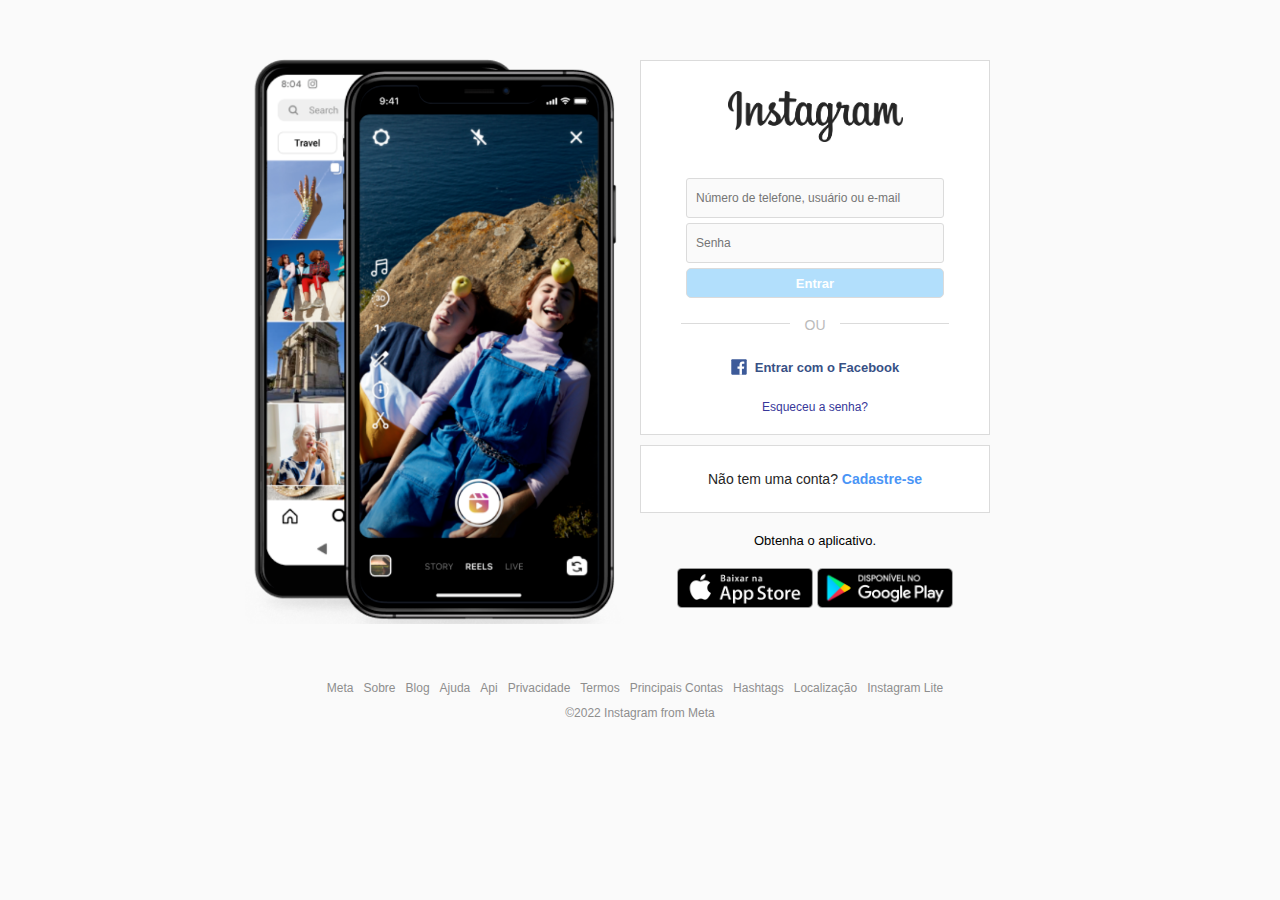
<file: 10_CLONE_HOME_INSTA/index.html>
<!DOCTYPE html>
<html lang="en">
    <head>
        <meta charset="UTF-8" />
        <meta name="viewport" content="width=device-width, initial-scale=1.0" />
        <title>Instagram</title>
        <link rel="stylesheet" href="css/styles.css" />
        <!-- Adiciona o icone da aba, pra nao ficar o padrão do navegador -->
        <link rel="shortcut icon" href="img/favicon.png" type="image/x-icon" />
    </head>
    <body>
        <main>
            <div id="main-container">
                <div id="bannner-container">
                    <img src="img/banner2.png" alt="Crie uma conta no Instagram" />
                </div>
                <!-- Login e registro -->
                <div id="form-container">
                    <div id="form-box">
                        <img id="logo-insta" src="img/logo_instagram.png" alt="Instagram" />
                        <form id="login-form">
                            <input type="text" name="username" placeholder="Número de telefone, usuário ou e-mail" />
                            <input type="password" name="password" placeholder="Senha" />
                            <input type="submit" value="Entrar" />
                        </form>
                        <div class="separator">
                            <div class="line"></div>
                            <span>Ou</span>
                        </div>
                        <div id="other-links">
                            <div id="facebook-login">
                                <a href="#">
                                    <img src="img/logo_facebook.svg" alt="Facebook Login" />
                                    <span>Entrar com o Facebook</span>
                                </a>
                            </div>
                            <div id="forgot-pass">
                                <a href="">Esqueceu a senha?</a>
                            </div>
                        </div>
                    </div>
                    <div id="register-container">
                        <p>Não tem uma conta? <a href="#">Cadastre-se</a></p>
                    </div>
                    <div id="get-app-container">
                        <p>Obtenha o aplicativo.</p>
                        <a href="">
                            <img src="img/apple_btn.png" alt="Apple Store" />
                        </a>
                        <a href="">
                            <img src="img/gplay_btn.png" alt="Google Play" />
                        </a>
                    </div>
                </div>
            </div>
        </main>
        <footer>
            <nav>
                <ul id="footer-links">
                    <li><a href="">Meta</a></li>
                    <li><a href="">Sobre</a></li>
                    <li><a href="">Blog</a></li>
                    <li><a href="">Ajuda</a></li>
                    <li><a href="">Api</a></li>
                    <li><a href="">Privacidade</a></li>
                    <li><a href="">Termos</a></li>
                    <li><a href="">Principais Contas</a></li>
                    <li><a href="">Hashtags</a></li>
                    <li><a href="">Localização</a></li>
                    <li><a href="">Instagram Lite</a></li>
                </ul>
            </nav>
            <p id="copyright">&copy;2022 Instagram from Meta</p>
        </footer>
    </body>
</html>
</file>
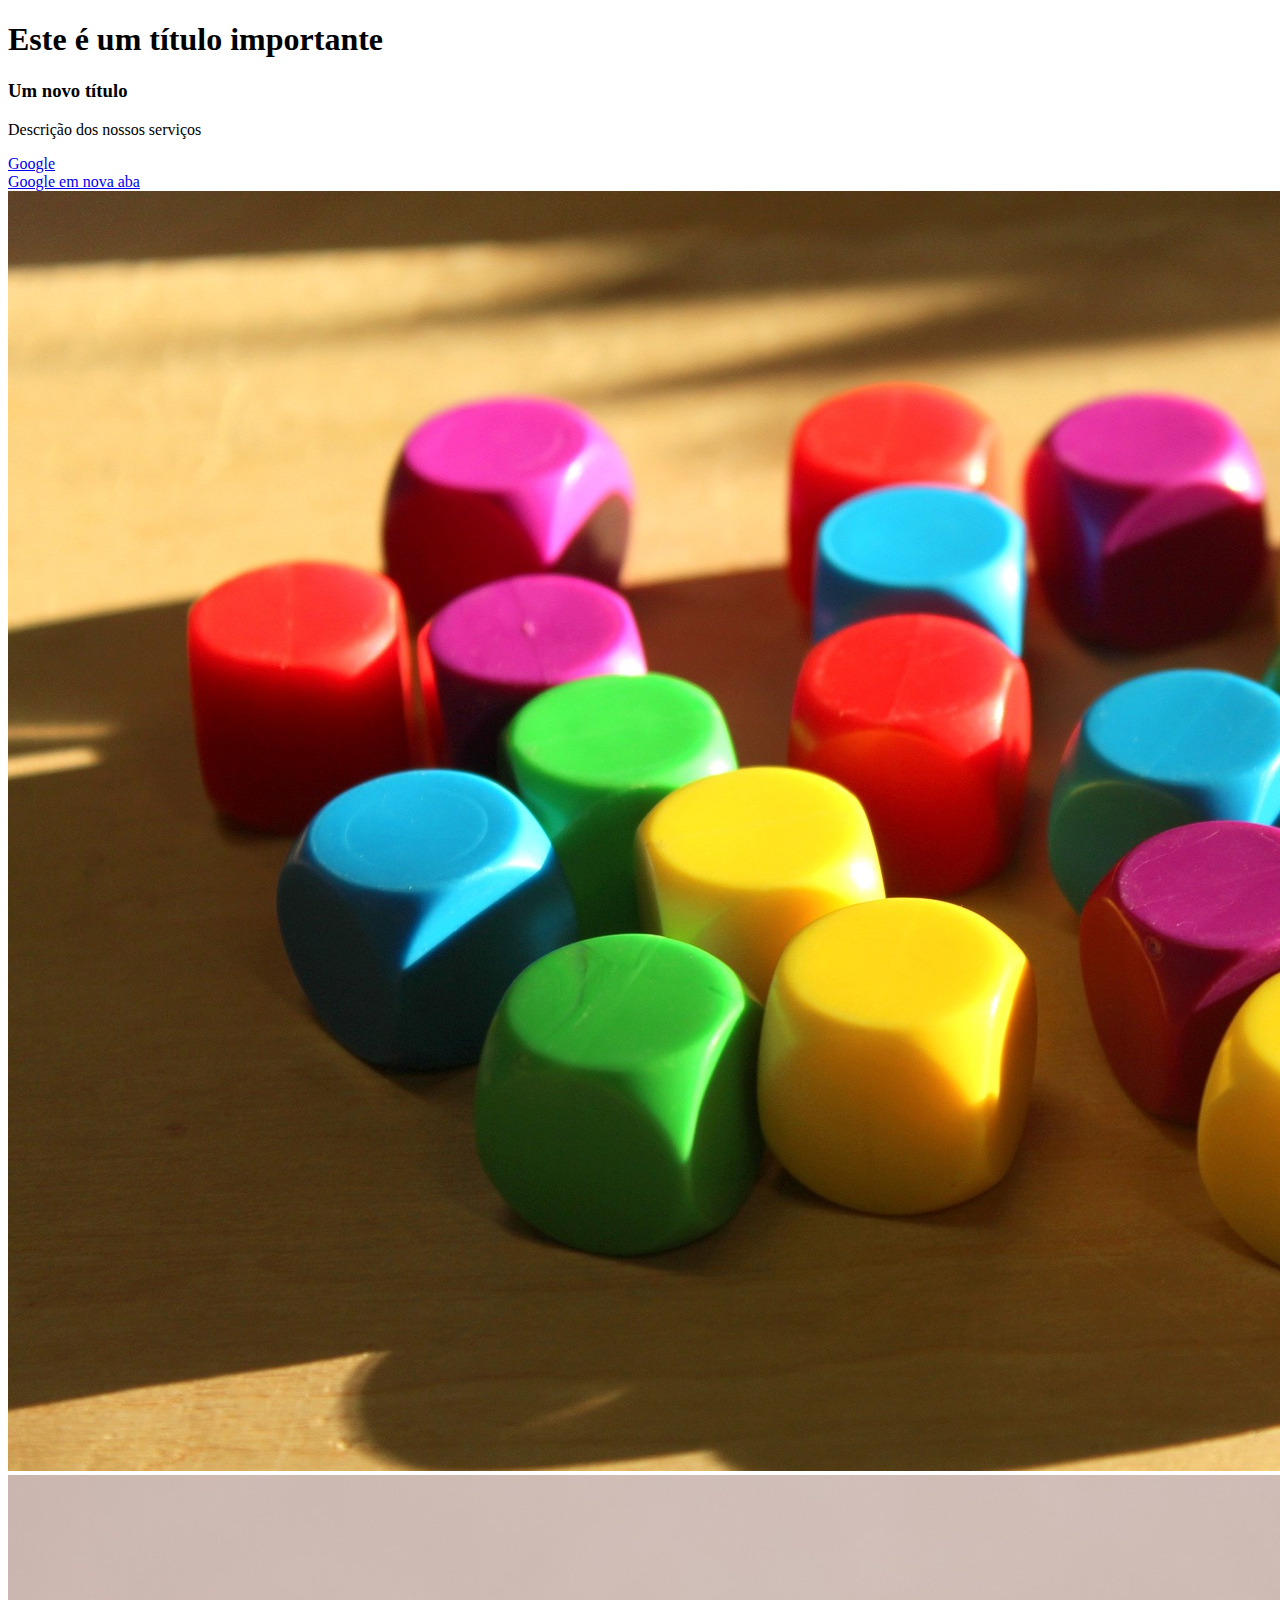
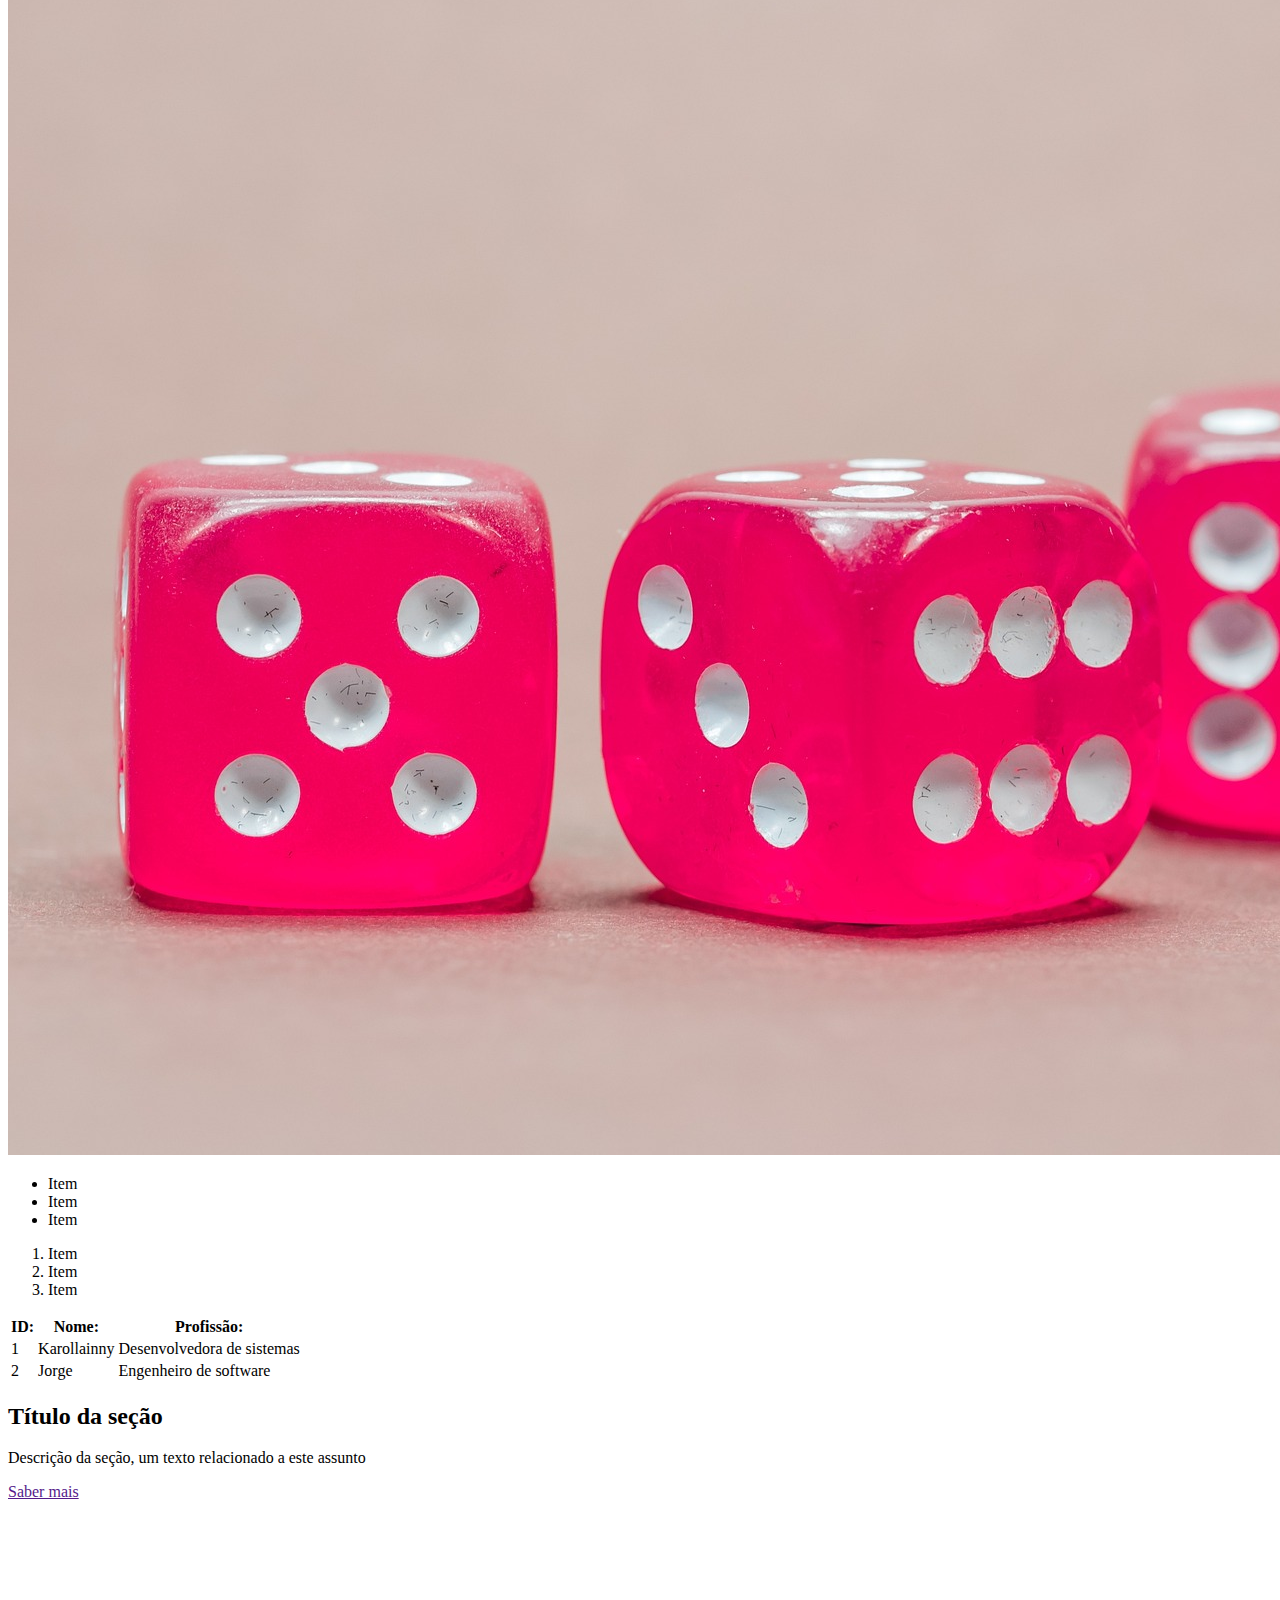
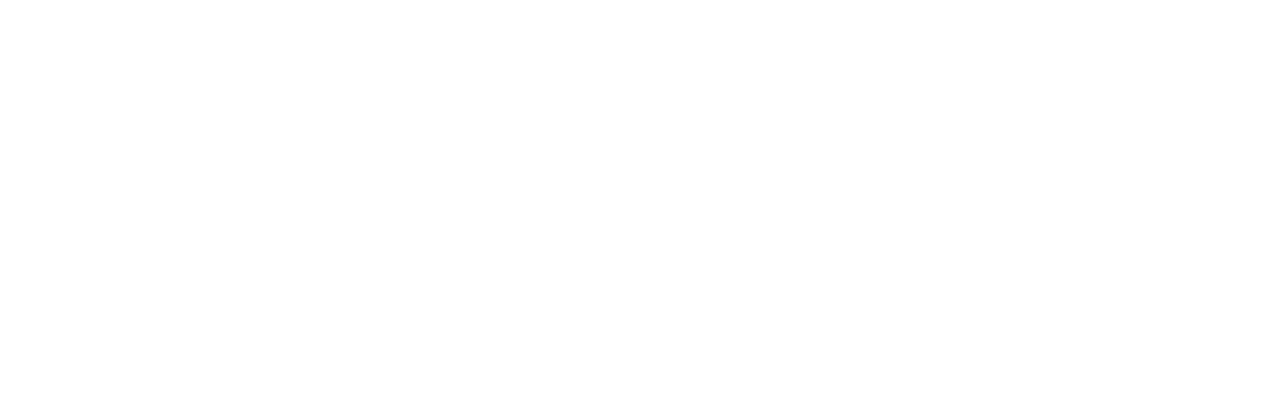
<file: 2_HTML/index.html>
<!DOCTYPE html>
<html>
    <head>
        <title>HTML fundamentos</title>
    </head>
    <body style="padding-bottom: 500px">
        <!-- 1- Títulos -->
        <h1>Este é um título importante</h1>
        <h3>Um novo título</h3>

        <!-- Parágrafo -->
        <p>Descrição dos nossos serviços</p>

        <!-- Este é um comentário-->

        <!-- Atributos -->

        <!-- Dessa forma o redirecionamento para o link é feito na mesma aba -->
        <a href="https://google.com">Google</a>
        <br />

        <!-- Adicionando target="_blank" o redirecionamento para o link é feito em uma nova aba -->
        <a href="https://google.com" target="_blank">Google em nova aba </a>
        <br />

        <!-- Imagem -->
        <img src="img/2.jpg" />

        <img src="img/3.jpg" alt="Dados rosa" />

        <!-- listas não ordenadas (bolinhas) -->
        <ul>
            <li>Item</li>
            <li>Item</li>
            <li>Item</li>
        </ul>

        <!-- listas ordenadas (enumerada)-->
        <ol>
            <li>Item</li>
            <li>Item</li>
            <li>Item</li>
        </ol>

        <!-- Tabelas -->
        <table>
            <tr>
                <th>ID:</th>
                <th>Nome:</th>
                <th>Profissão:</th>
            </tr>
            <tr>
                <td>1</td>
                <td>Karollainny</td>
                <td>Desenvolvedora de sistemas</td>
            </tr>
            <tr>
                <td>2</td>
                <td>Jorge</td>
                <td>Engenheiro de software</td>
            </tr>
        </table>

        <!-- div -->
        <div>
            <h2>Título da seção</h2>
            <p>Descrição da seção, um texto relacionado a este assunto</p>
            <a href="">Saber mais</a>
        </div>
    </body>
</html>
</file>
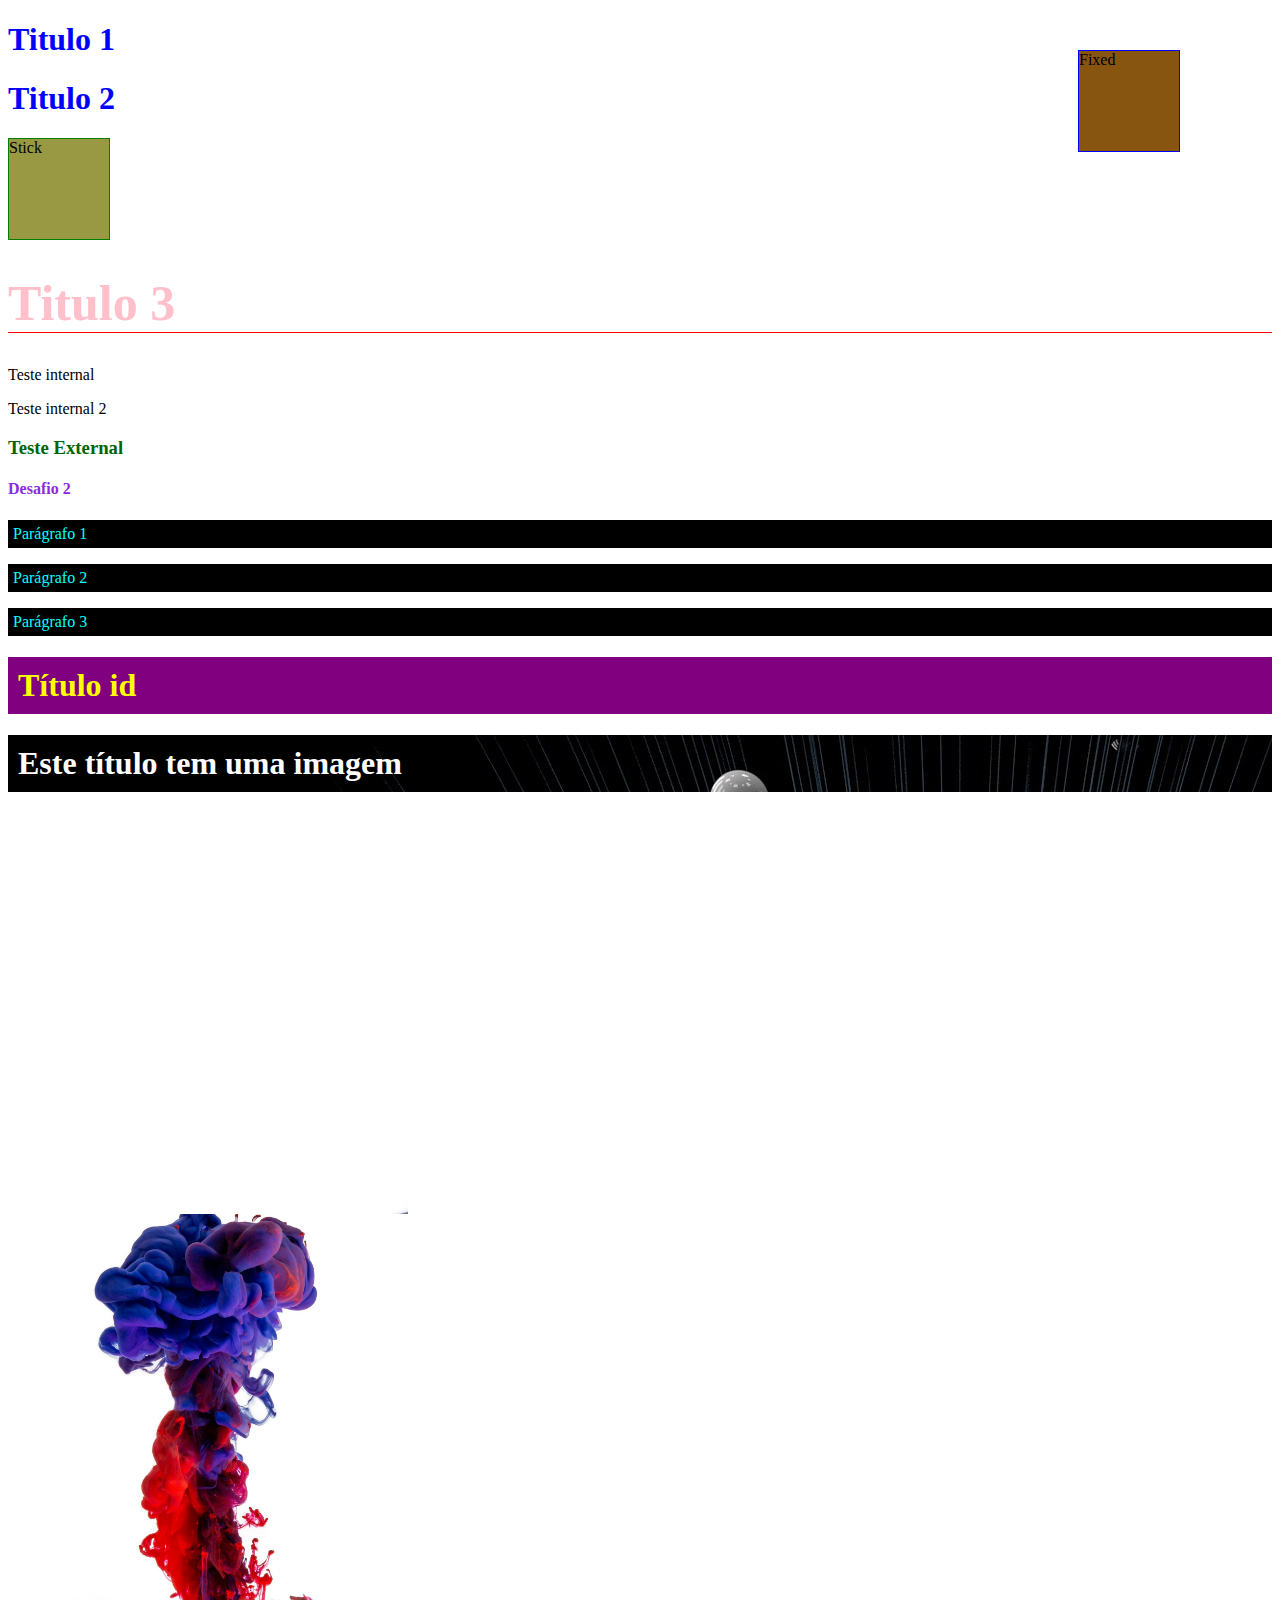
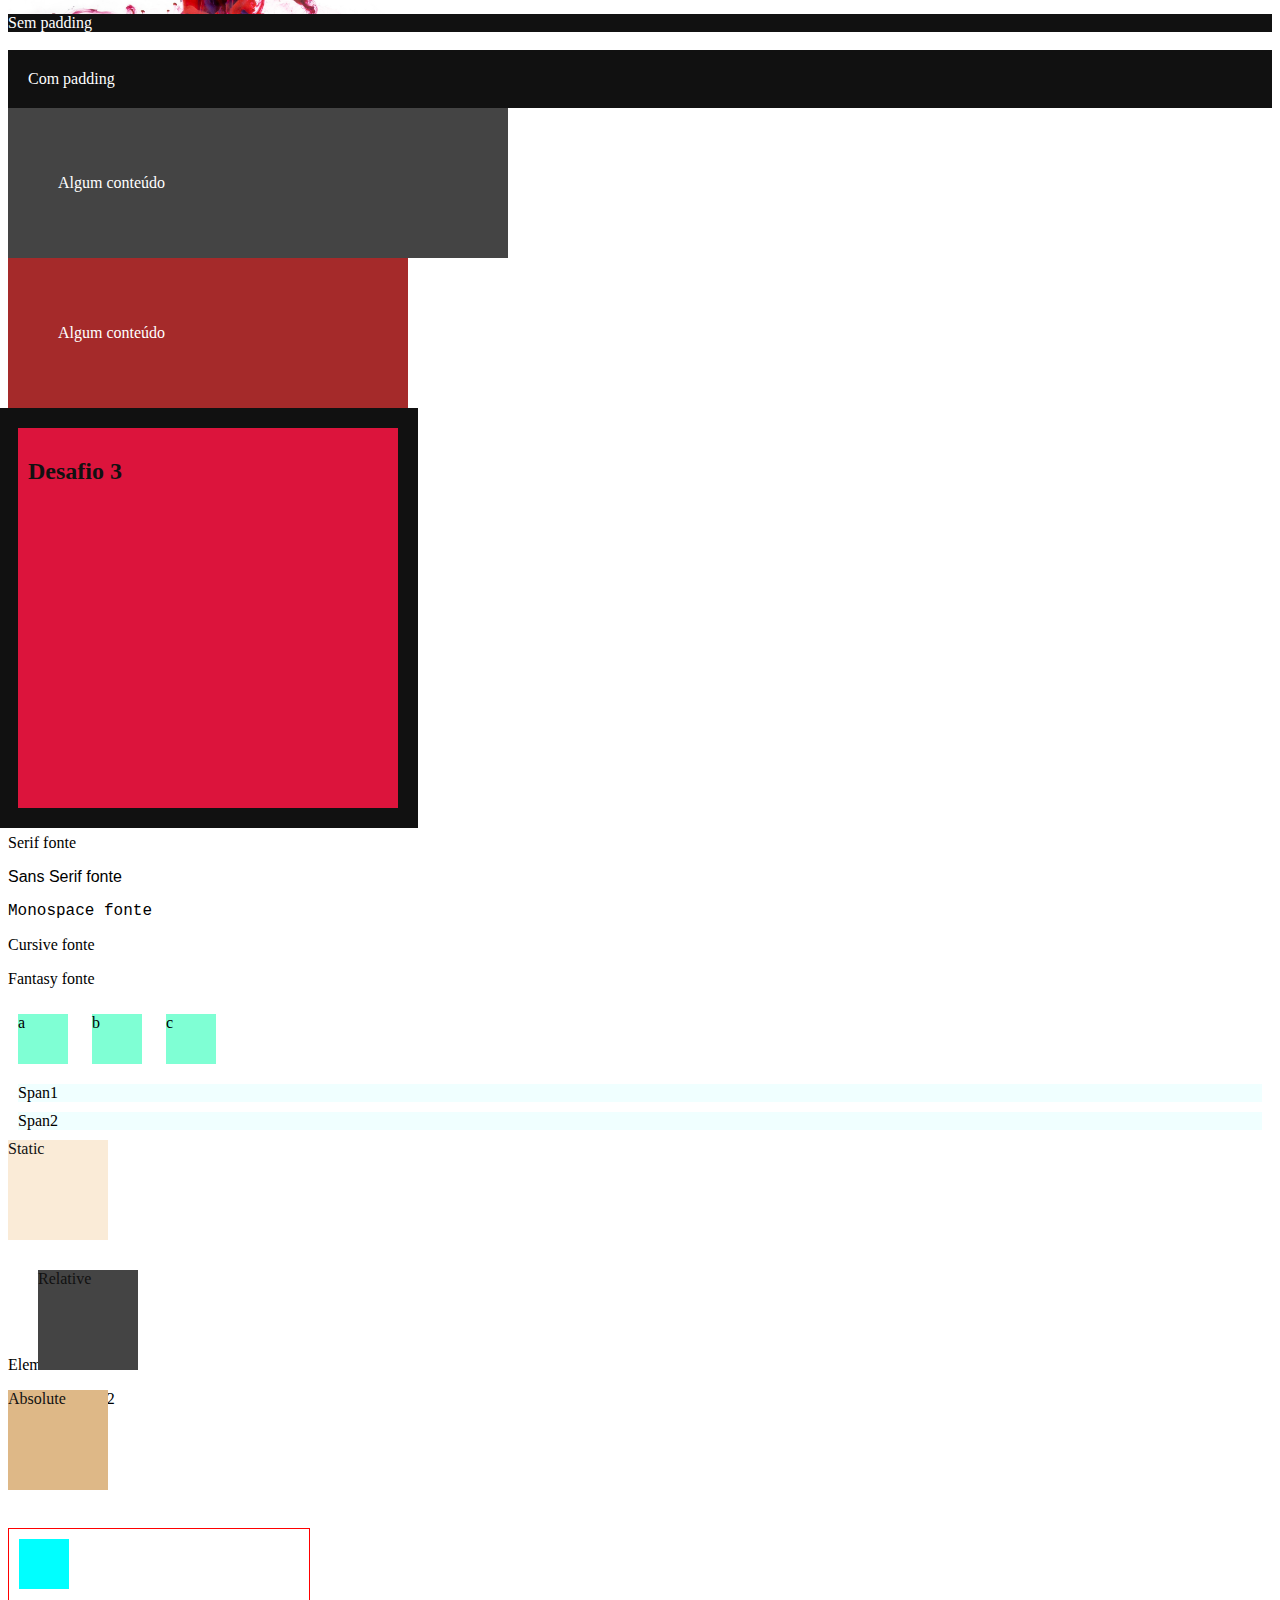
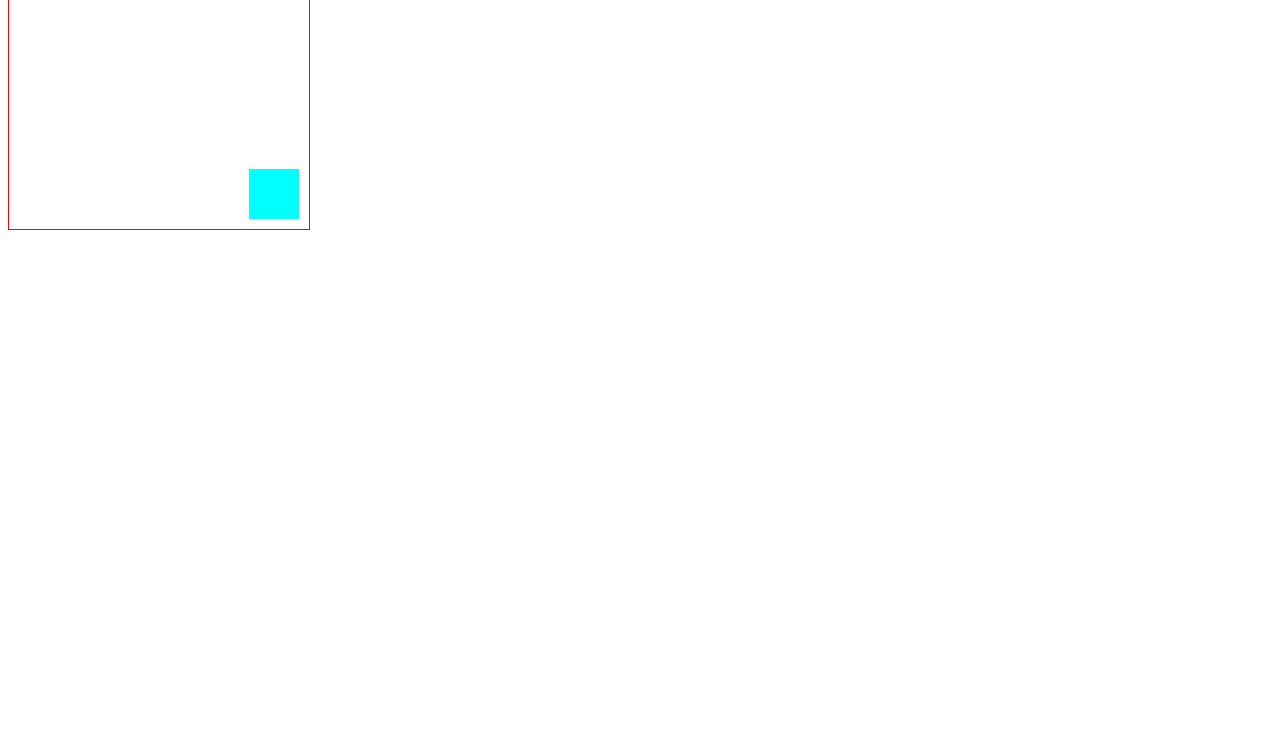
<file: 3_CSS/index.html>
<!DOCTYPE html>
<html lang="en">
    <head>
        <meta charset="UTF-8" />
        <meta name="viewport" content="width=device-width, initial-scale=1.0" />
        <title>CSS</title>
        <!-- Internal CSS -->
        <!-- <style>
            p {
                color: chocolate;
            }
        </style> -->
        <!-- External CSS -->
        <link rel="stylesheet" href="css/styles.css" />
        <link rel="stylesheet" href="css/titles.css" />
    </head>
    <body>
        <!-- Inline CSS -->
        <h1 style="color: blue">Titulo 1</h1>
        <h1 style="color: blue">Titulo 2</h1>

        <!-- stick -->
        <div class="stick">
            <span>Stick</span>
        </div>

        <h1 style="color: pink; font-size: 50px; border-bottom: 1px solid red">Titulo 3</h1>

        <p>Teste internal</p>
        <p>Teste internal 2</p>

        <h3>Teste External</h3>
        <h4>Desafio 2</h4>

        <!-- Classes -->
        <p class="paragraph">Parágrafo 1</p>
        <p class="paragraph">Parágrafo 2</p>
        <p class="paragraph">Parágrafo 3</p>

        <!-- Ids -->
        <h1 id="exclusive-title">Título id</h1>

        <!-- bg image -->
        <h1 class="bg-image">Este título tem uma imagem</h1>

        <!-- Centralizar imagem de bg -->
        <div class="not-centered-bg"></div>
        <div class="centered-bg"></div>

        <!-- paddding -->
        <!-- é o espaço entre o conteúdo e a borda do elemento -->
        <div class="without-padding">Sem padding</div>
        <br />
        <div class="padding">Com padding</div>

        <!-- padding com with -->
        <!-- padding é adicionado a largura -->
        <div class="without-border-box"><p>Algum conteúdo</p></div>
        <div class="border-box"><p>Algum conteúdo</p></div>

        <!-- Desafio 3 -->
        <div id="desafio-3"><h2 class="desafio-3-h2">Desafio 3</h2></div>

        <!-- fontes  -->
        <p class="serif">Serif fonte</p>
        <p class="sans-serif">Sans Serif fonte</p>
        <p class="monospace">Monospace fonte</p>
        <p class="cursive">Cursive fonte</p>
        <p class="fantasy">Fantasy fonte</p>

        <!-- Display -->
        <!-- display: inline-box os elementos são exibidos um ao lado do outro -->
        <!-- display: block o elemento ocupa a linha toda -->
        <div class="inline-box">a</div>
        <div class="inline-box">b</div>
        <div class="inline-box">c</div>
        <span class="block">Span1</span>
        <span class="block">Span2</span>

        <!-- Positions -->
        <!-- static -->
        <div class="static"><span>Static</span></div>

        <!-- relative -->
        <div class="relative"><span>Relative</span></div>
        <p>Elemento teste</p>

        <!-- absolute -->
        <div class="absolute"><span>Absolute</span></div>
        <p>Elemento teste 2</p>

        <!-- relative com absolute -->
        <!--  um elemento com position absolute é ligado ao elemento mais próximo com posição relativa 
        Se não tiver, fica ligado ao body-->
        <div class="relative-container">
            <div class="absolute-1"></div>
            <div class="absolute-2"></div>
        </div>

        <!-- fixed -->
        <!-- Mesmo com após o scroll da página o elemento permanece na mesma posição -->
        <div class="fixed">
            <span>Fixed</span>
        </div>
    </body>
</html>
</file>
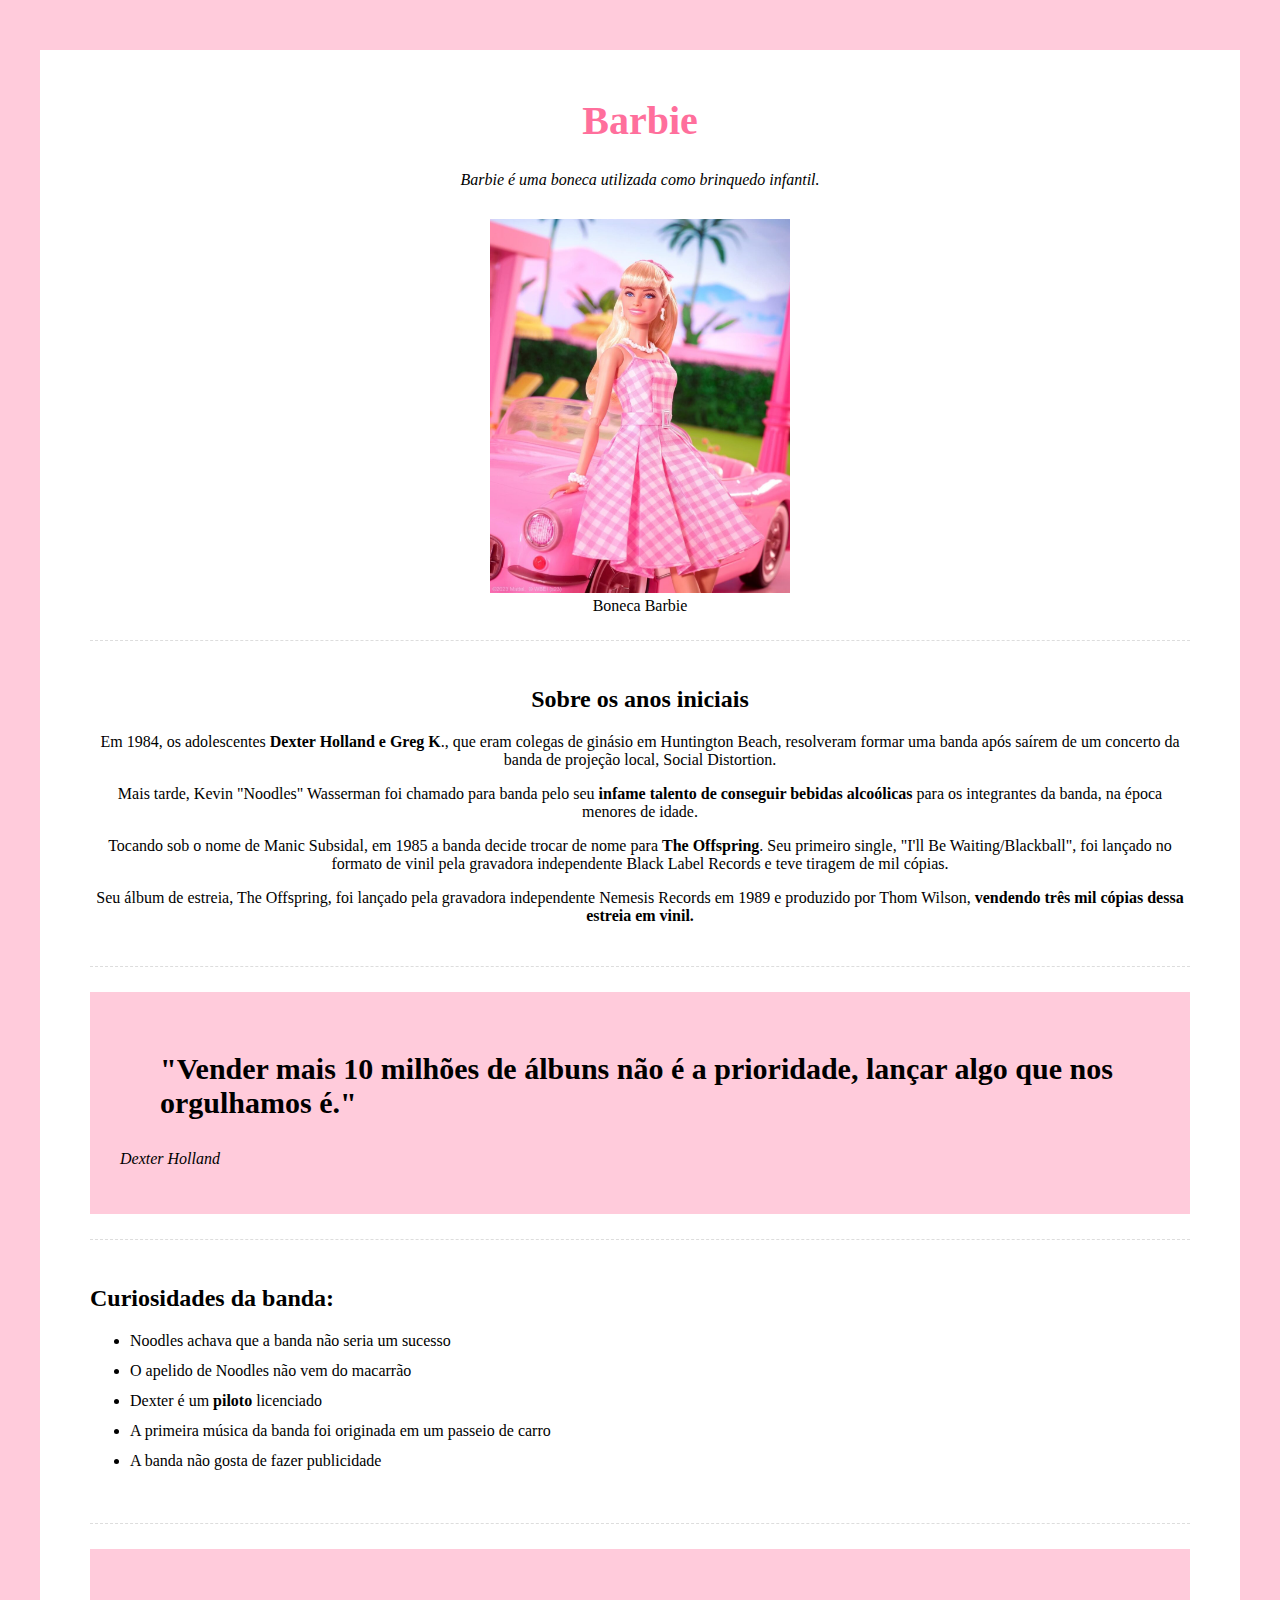
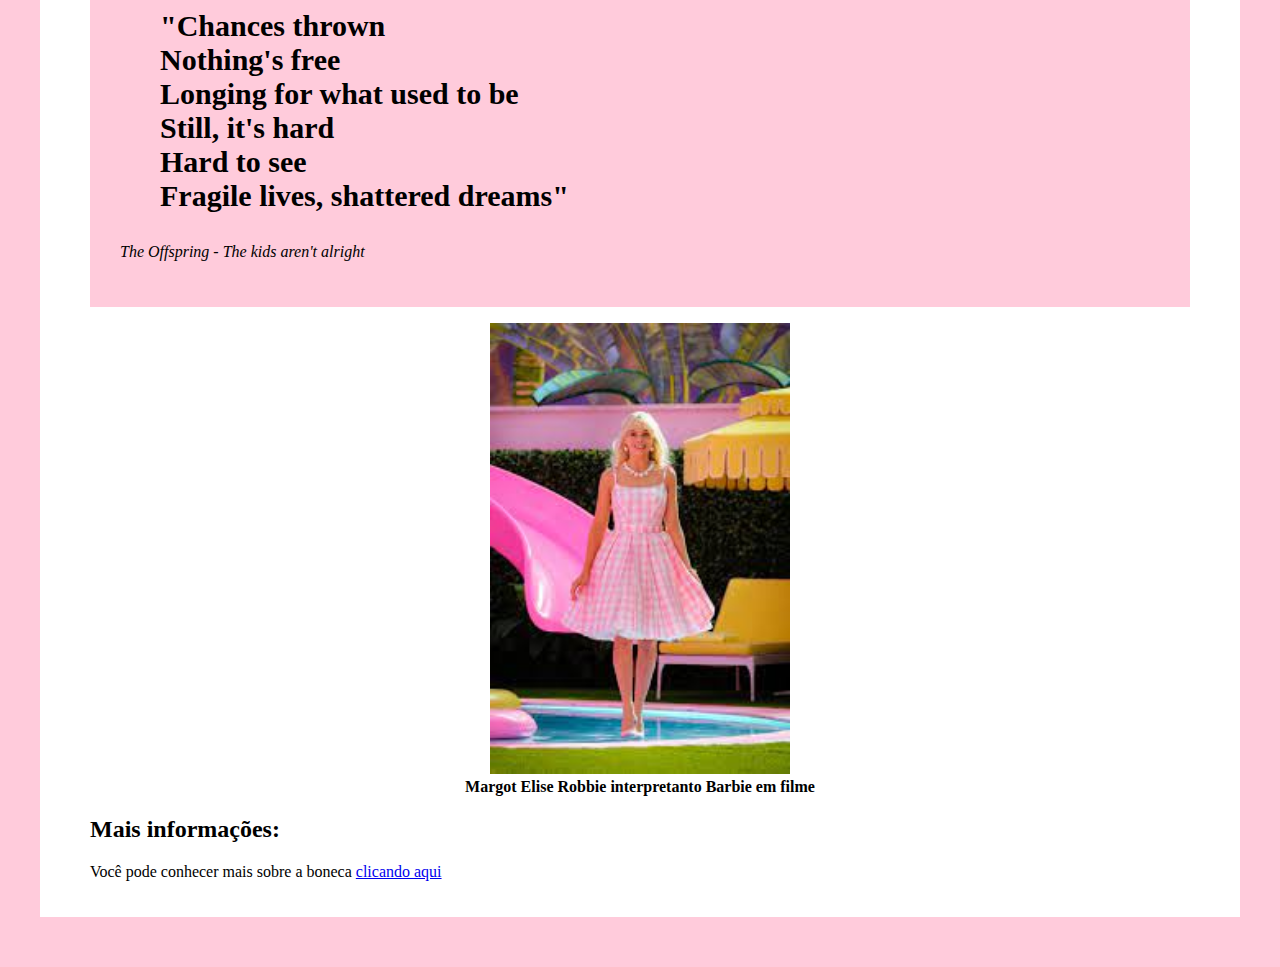
<file: 4_TRIBUTO/index.html>
<!DOCTYPE html>
<html lang="en">
    <head>
        <meta charset="UTF-8" />
        <meta name="viewport" content="width=device-width, initial-scale=1.0" />
        <title>Página de Tributo: The Offspring</title>
        <link rel="stylesheet" href="css/styles.css" />
    </head>
    <body>
        <div class="container">
            <!-- cabeçalho -->
            <div class="header">
                <h1 class="main-title">Barbie</h1>
                <p class="main-paragraph">Barbie é uma boneca utilizada como brinquedo infantil.</p>
                <!-- imagem de destaque -->
                <div class="featured-image">
                    <!-- imagem com legenda -->
                    <figure>
                        <img src="img/barbie-1.jpg" alt="A banda The Offspring" />
                        <figcaption>Boneca Barbie</figcaption>
                    </figure>

                    <!-- biografia -->
                    <div class="biography-container">
                        <h2>Sobre os anos iniciais</h2>
                        <p>
                            Em 1984, os adolescentes
                            <span class="bold">Dexter Holland e Greg K</span>., que eram colegas de ginásio em
                            Huntington Beach, resolveram formar uma banda após saírem de um concerto da banda de
                            projeção local, Social Distortion.
                        </p>
                        <p>
                            Mais tarde, Kevin "Noodles" Wasserman foi chamado para banda pelo seu
                            <span class="bold">infame talento de conseguir bebidas alcoólicas</span>
                            para os integrantes da banda, na época menores de idade.
                        </p>
                        <p>
                            Tocando sob o nome de Manic Subsidal, em 1985 a banda decide trocar de nome para
                            <span class="bold">The Offspring</span>. Seu primeiro single, "I'll Be Waiting/Blackball",
                            foi lançado no formato de vinil pela gravadora independente Black Label Records e teve
                            tiragem de mil cópias.
                        </p>
                        <p>
                            Seu álbum de estreia, The Offspring, foi lançado pela gravadora independente Nemesis Records
                            em 1989 e produzido por Thom Wilson,
                            <span class="bold"> vendendo três mil cópias dessa estreia em vinil.</span>
                        </p>
                    </div>
                </div>
            </div>
            <!-- container de citação -->
            <div class="quotes-container">
                <blockquote>
                    "Vender mais 10 milhões de álbuns não é a prioridade, lançar algo que nos orgulhamos é."
                </blockquote>
                <p>Dexter Holland</p>
            </div>
            <!-- curiosidades -->
            <div class="curiosities-container">
                <h2>Curiosidades da banda:</h2>
                <ul>
                    <li>Noodles achava que a banda não seria um sucesso</li>
                    <li>O apelido de Noodles não vem do macarrão</li>
                    <li>Dexter é um <span class="bold">piloto</span> licenciado</li>
                    <li>A primeira música da banda foi originada em um passeio de carro</li>
                    <li>A banda não gosta de fazer publicidade</li>
                </ul>
            </div>
            <!-- segunda citação -->
            <div class="quotes-container">
                <blockquote>
                    "Chances thrown <br />
                    Nothing's free <br />
                    Longing for what used to be <br />
                    Still, it's hard <br />
                    Hard to see <br />
                    Fragile lives, shattered dreams"
                </blockquote>
                <p>The Offspring - The kids aren't alright</p>
            </div>
            <!-- segunda imagem -->
            <div class="img-bold">
                <figure>
                    <img src="img/barbie-2.jpg" alt="The Offspring em um show" />
                    <figcaption>Margot Elise Robbie interpretanto Barbie em filme</figcaption>
                </figure>
            </div>
            <!-- mais informações -->
            <div class="moreinfo-container">
                <h2>Mais informações:</h2>
                <p>
                    Você pode conhecer mais sobre a boneca
                    <a href="https://pt.wikipedia.org/wiki/Barbie">clicando aqui</a>
                </p>
            </div>
        </div>
    </body>
</html>
</file>
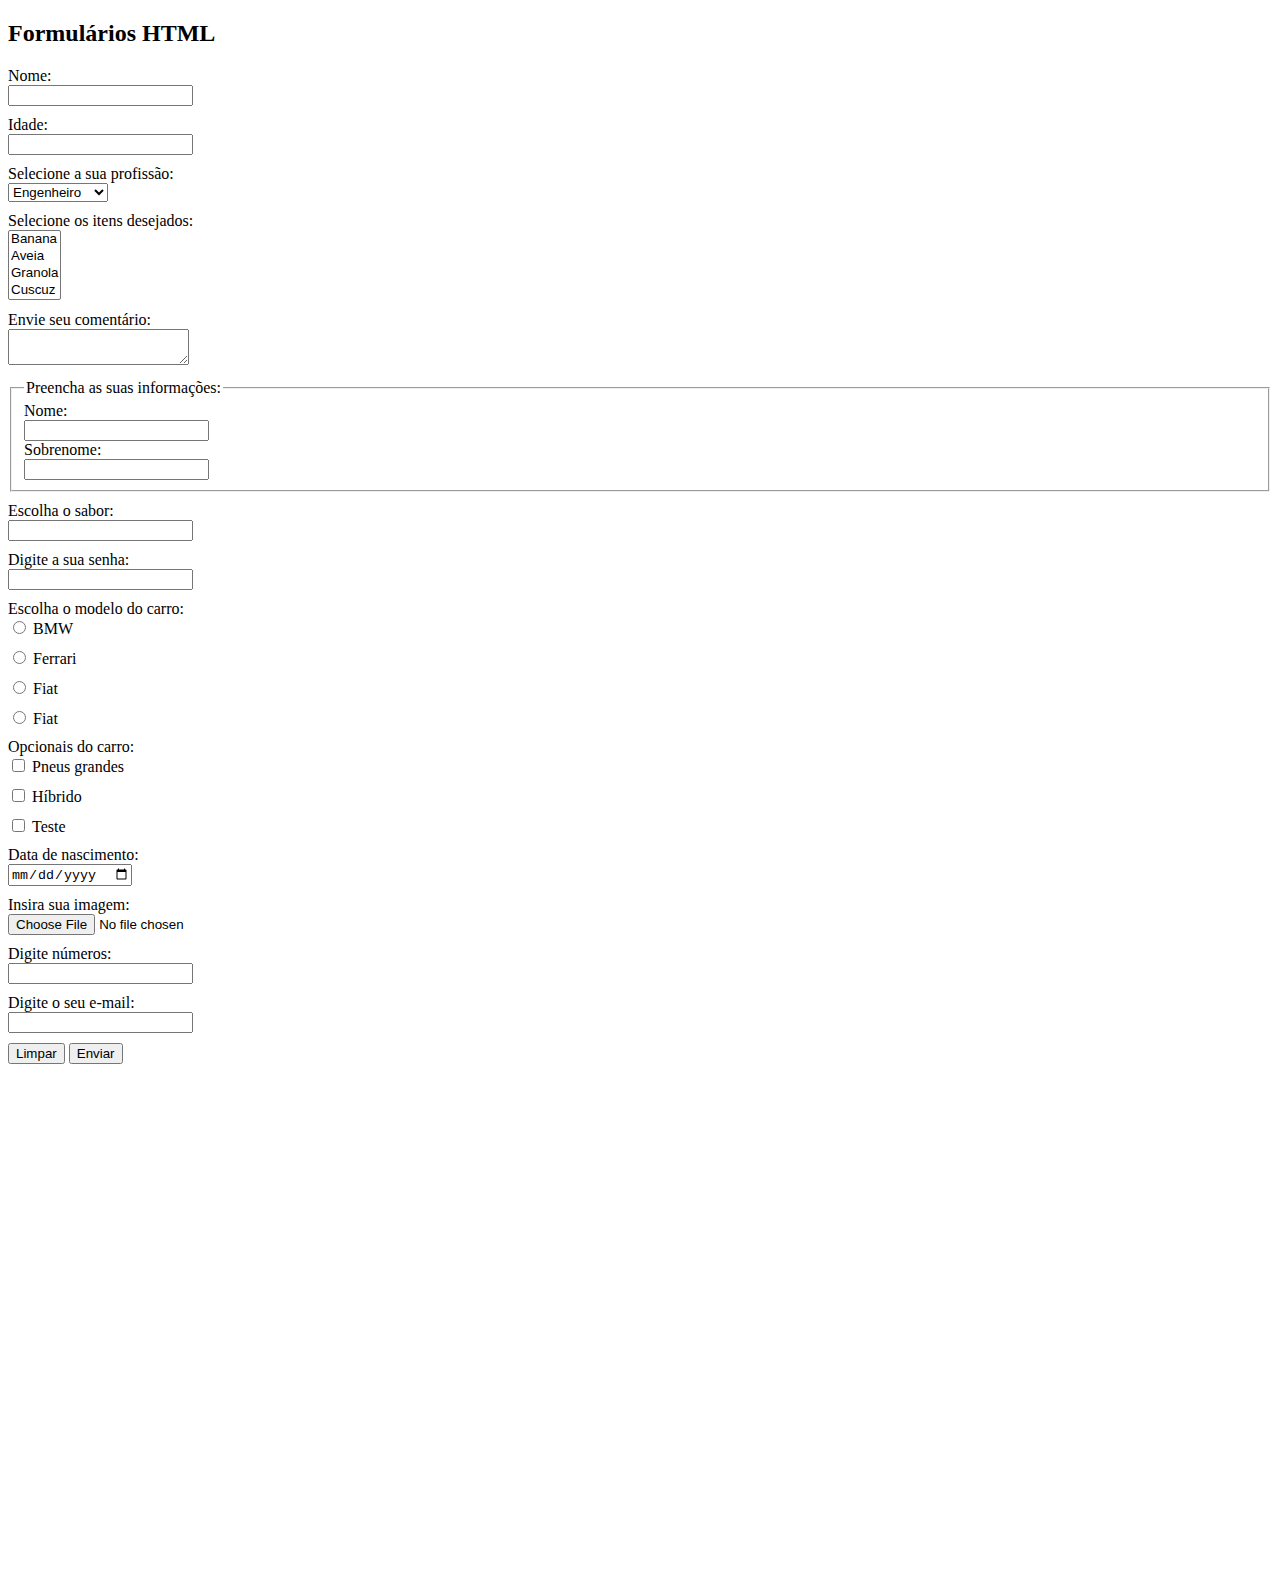
<file: 5-FORM/index.html>
<!DOCTYPE html>
<html lang="en">
    <head>
        <meta charset="UTF-8" />
        <meta name="viewport" content="width=device-width, initial-scale=1.0" />
        <title>Formulários</title>
        <link rel="stylesheet" href="css/styles.css" />
    </head>
    <body>
        <h2>Formulários HTML</h2>
        <!-- Propeiedades do form -->
        <!-- Exemplo genérico de uso das propriedades tab tag form  -->
        <form action="register.php" method="GET">
            <div><label>Nome:</label> <input type="text" /></div>
            <!-- atributo name -->
            <!-- Este atributo é utilizado para pegar o valor quando o fomr é enviado para o servidor -->
            <div>
                <label for="age">Idade:</label>
                <input type="text" name="age" />
            </div>

            <!-- select -->
            <div>
                <label for="job">Selecione a sua profissão:</label>
                <select name="job">
                    <option value="programador">Programador</option>
                    <option value="arquiteto">Arquiteto</option>
                    <!-- a opção com a prop selected já vem selecionada por padrão -->
                    <option selected value="engenheiro">Engenheiro</option>
                </select>
            </div>

            <!-- mutiplas opções -->
            <div>
                <label for="items">Selecione os itens desejados:</label>
                <select name="items" multiple>
                    <option value="banana">Banana</option>
                    <option value="aveia">Aveia</option>
                    <option value="granola">Granola</option>
                    <option value="cuscuz">Cuscuz</option>
                </select>
            </div>

            <!-- textArea -->
            <div>
                <label for="comment"> Envie seu comentário: </label>
                <textarea name="comment"></textarea>
            </div>

            <!-- fieldset e legend -->
            <div>
                <fieldset>
                    <legend>Preencha as suas informações:</legend>
                    <label for="first-name">Nome:</label>
                    <input type="text" name="first-name" />
                    <label for="last-name">Sobrenome:</label>
                    <input type="text" name="last-name" />
                </fieldset>
            </div>

            <!-- datalist -->
            <div>
                <label for="flavor">Escolha o sabor:</label>
                <input type="text" list="flavors" name="flavor" />
                <datalist id="flavors">
                    <option value="Cereja"></option>
                    <option value="Flocos"></option>
                    <option value="Chololate"></option>
                </datalist>
            </div>

            <!-- input para senha -->
            <div><label for="password">Digite a sua senha:</label> <input type="password" name="password" /></div>

            <!-- radio button -->
            <!-- só uma opção -->
            <div>
                <label for="car-model">Escolha o modelo do carro:</label>
                <div class="radio">
                    <input type="radio" value="bmw" name="car-model" />
                    <label for="bmw">BMW</label>
                </div>
                <div class="radio">
                    <input type="radio" value="ferrari" name="car-model" />
                    <label for="ferrari">Ferrari</label>
                </div>
                <div class="radio">
                    <input type="radio" value="fiat" name="car-model" />
                    <label for="fiat">Fiat</label>
                </div>
                <div class="radio">
                    <input type="radio" value="fiat" name="car-model" />
                    <label for="fiat">Fiat</label>
                </div>
            </div>

            <!-- checkbox -->
            <div>
                <label for="optionals">Opcionais do carro:</label>
                <div class="radio">
                    <input type="checkbox" name="optionals[]" value="big-tires" />
                    <label for="big-tires">Pneus grandes</label>
                </div>
                <div class="radio">
                    <input type="checkbox" name="optionals[]" value="hybrid" />
                    <label for="hybrid">Híbrido</label>
                </div>
                <div class="radio">
                    <input type="checkbox" name="optionals[]" value="test" />
                    <label for="test">Teste</label>
                </div>
            </div>

            <!-- date -->
            <!-- pega o formato de data de acordo com a linguagem que está configurada  no navegador -->
            <div>
                <label for="birthday">Data de nascimento:</label>
                <input type="date" name="birthday" />
            </div>

            <!-- arquivos -->
            <div>
                <label for="image"> Insira sua imagem:</label>
                <input type="file" name="image" />
            </div>

            <!-- number -->
            <div>
                <label for="number"> Digite números:</label>
                <input type="number" name="number" />
            </div>

            <!-- email -->
            <div>
                <label for="email"> Digite o seu e-mail:</label>
                <input type="email" name="email" />
            </div>

            <!-- resetar form -->
            <input type="reset" value="Limpar" />

            <!-- envio de form -->
            <input type="submit" value="Enviar" />
        </form>
    </body>
</html>
</file>
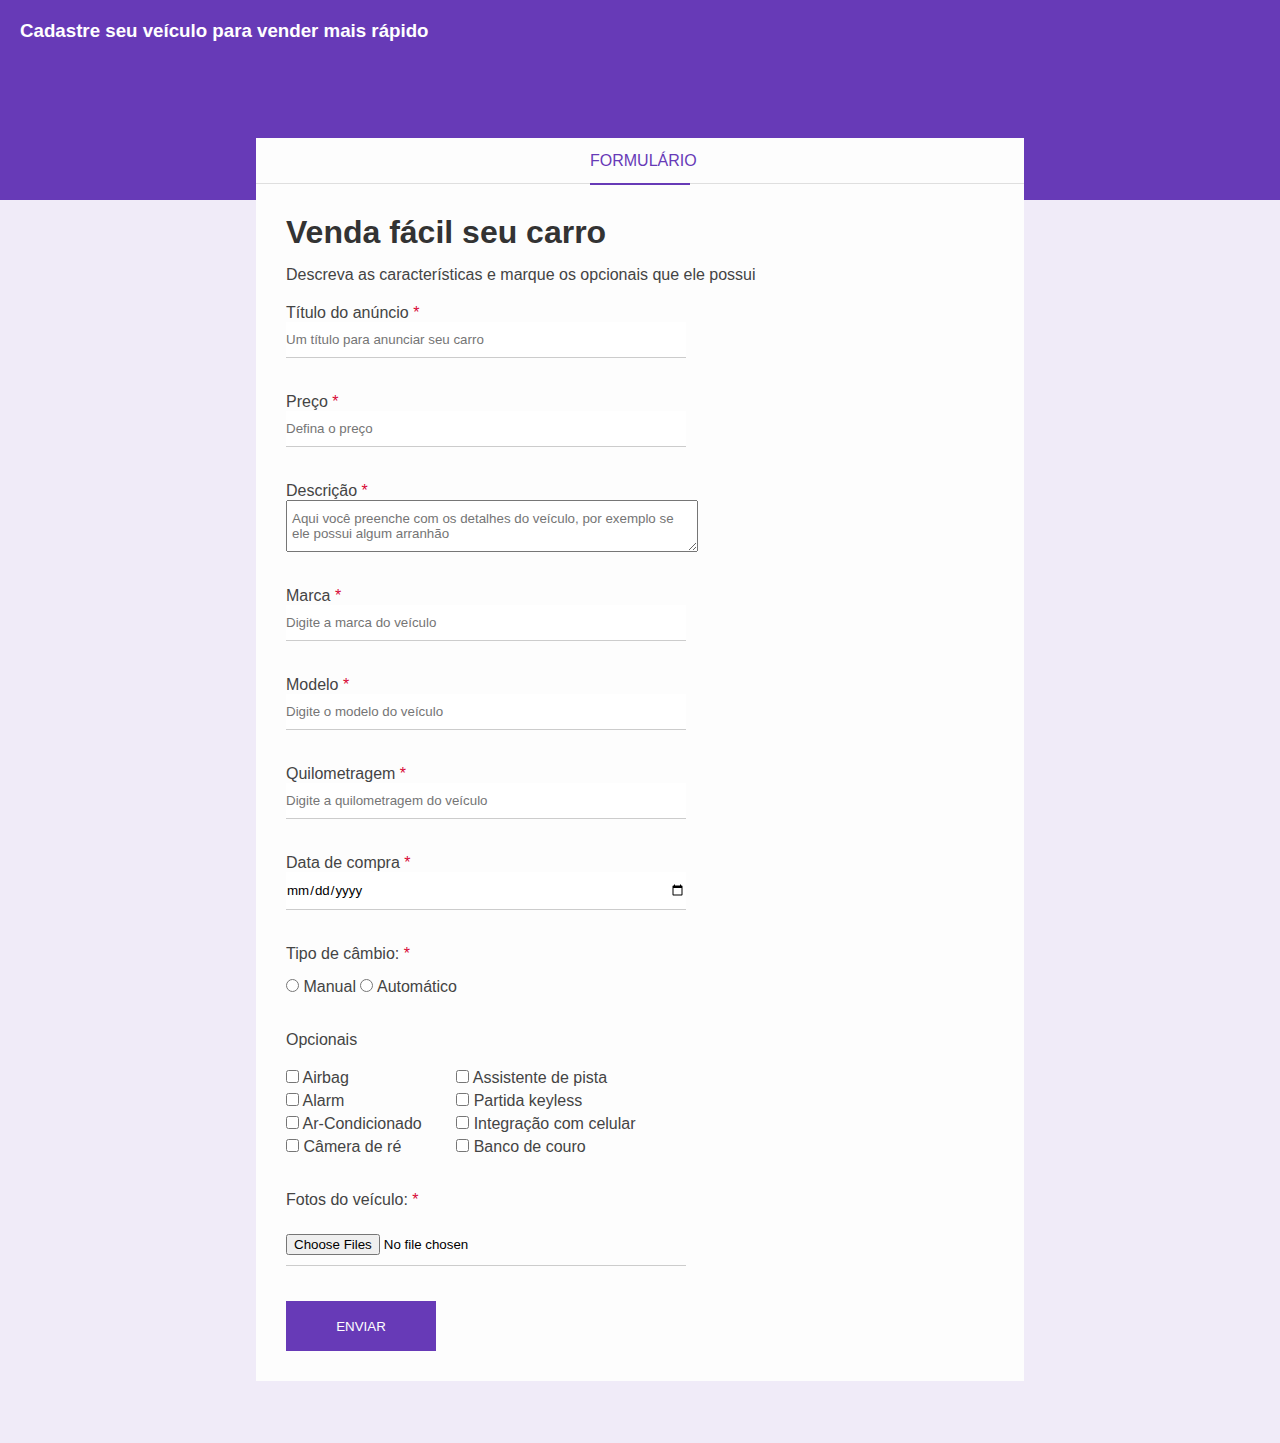
<file: 6-FORM_PROJECT/index.html>
<!DOCTYPE html>
<html lang="en">
    <head>
        <meta charset="UTF-8" />
        <meta name="viewport" content="width=device-width, initial-scale=1.0" />
        <title>Venda seu carro</title>
        <link rel="stylesheet" href="css/styles.css" />
    </head>
    <body>
        <div class="container">
            <div class="header"><h3>Cadastre seu veículo para vender mais rápido</h3></div>
            <div class="form-container">
                <div class="form-header"><p>Formulário</p></div>
                <div class="form-body">
                    <h1 class="form-title">Venda fácil seu carro</h1>
                    <p>Descreva as características e marque os opcionais que ele possui</p>
                    <form>
                        <div class="box-input">
                            <div class="box-input">
                                <label for="title">Título do anúncio <span class="required-field">*</span></label>
                                <input
                                    type="text"
                                    name="title"
                                    id="title"
                                    class="block"
                                    placeholder="Um título para anunciar seu carro"
                                    minlength="1"
                                    maxlength="30"
                                    required
                                />
                            </div>
                            <div class="box-input">
                                <label for="price">Preço <span class="required-field">*</span></label>
                                <input
                                    type="number"
                                    name="price"
                                    id="price"
                                    class="block"
                                    placeholder="Defina o preço"
                                    required
                                />
                            </div>
                            <div class="box-input">
                                <label for="description">Descrição <span class="required-field">*</span></label>
                                <textarea
                                    name="description"
                                    id="description"
                                    class="block"
                                    placeholder="Aqui você preenche com os detalhes do veículo, por exemplo se ele possui algum arranhão"
                                ></textarea>
                            </div>
                            <div class="box-input">
                                <label for="brand">Marca <span class="required-field">*</span></label>
                                <input
                                    type="text"
                                    name="brand"
                                    id="brand"
                                    class="block"
                                    placeholder="Digite a marca do veículo"
                                    required
                                />
                            </div>
                            <div class="box-input">
                                <label for="modelo">Modelo <span class="required-field">*</span></label>
                                <input
                                    type="text"
                                    name="modelo"
                                    id="modelo"
                                    class="block"
                                    placeholder="Digite o modelo do veículo"
                                    required
                                />
                            </div>
                            <div class="box-input">
                                <label for="mileage">Quilometragem <span class="required-field">*</span></label>
                                <input
                                    type="number"
                                    name="mileage"
                                    id="mileage"
                                    class="block"
                                    placeholder="Digite a quilometragem do veículo"
                                    required
                                />
                            </div>
                            <div class="box-input">
                                <label for="purchase-date">Data de compra <span class="required-field">*</span></label>
                                <input type="date" name="purchase-date" id="purchase-date" class="block" required />
                            </div>
                        </div>
                        <div class="box-input">
                            <p>Tipo de câmbio: <span class="required-field">*</span></p>
                            <input type="radio" name="gear" id="manual" />
                            <label for="manual">Manual</label>
                            <input type="radio" name="gear" id="auto" />
                            <label for="auto">Automático</label>
                        </div>
                        <div class="optional-box">
                            <p>Opcionais</p>
                            <ul class="optional-list">
                                <li>
                                    <input type="checkbox" id="airbag" name="optional[]" value="airbag" />
                                    <label for="airbag">Airbag</label>
                                </li>
                                <li>
                                    <input type="checkbox" id="alarm" name="optional[]" value="alarm" />
                                    <label for="alarm">Alarm</label>
                                </li>
                                <li>
                                    <input type="checkbox" id="ac" name="optional[]" value="ac" />
                                    <label for="ac">Ar-Condicionado</label>
                                </li>
                                <li>
                                    <input
                                        type="checkbox"
                                        id="reverse-camera"
                                        name="optional[]"
                                        value="reverse-camera"
                                    />
                                    <label for="reverse-camera">Câmera de ré</label>
                                </li>
                            </ul>
                        </div>

                        <div class="optional-box">
                            <ul class="optional-list">
                                <li>
                                    <input type="checkbox" id="lane_assist" name="optional[]" value="lane_assist" />
                                    <label for="lane_assist">Assistente de pista</label>
                                </li>
                                <li>
                                    <input type="checkbox" id="keyless" name="optional[]" value="keyless" />
                                    <label for="keyless">Partida keyless</label>
                                </li>
                                <li>
                                    <input type="checkbox" id="smartphone" name="optional[]" value="smartphone" />
                                    <label for="smartphone">Integração com celular</label>
                                </li>
                                <li>
                                    <input type="checkbox" id="leather_seat" name="optional[]" value="leather_seat" />
                                    <label for="leather_seat">Banco de couro</label>
                                </li>
                            </ul>
                        </div>
                        <div class="box-input">
                            <p>Fotos do veículo: <span class="required-field">*</span></p>
                            <input
                                type="file"
                                multiple
                                accept="image/png, image/jpg"
                                id="images"
                                name="images"
                                required
                            />
                        </div>
                        <input type="submit" value="Enviar" class="btn-submit" />
                    </form>
                </div>
            </div>
        </div>
    </body>
</html>
</file>
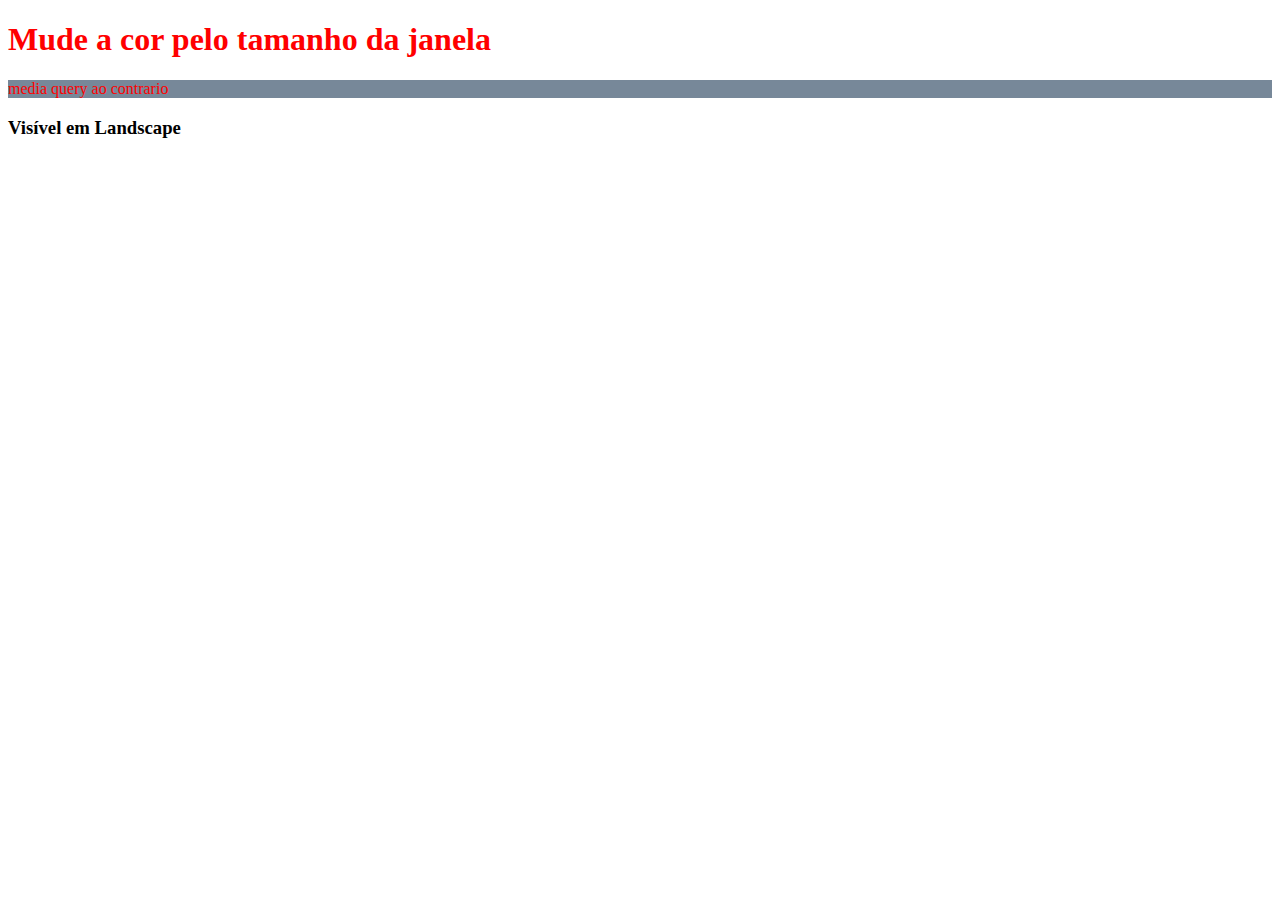
<file: 7-RESPONSIVIDADE/index.html>
<!DOCTYPE html>
<html lang="en">
    <head>
        <meta charset="UTF-8" />
        <!-- meta tag de responsividade -->
        <meta name="viewport" content="width=device-width, initial-scale=1.0" />
        <title>Responsividade</title>
        <link rel="stylesheet" href="css/styles.css" />
    </head>
    <body>
        <!-- Media query -->
        <h1>Mude a cor pelo tamanho da janela</h1>
        <!-- min width -->
        <p>media query ao contrario</p>
        <!-- landscape -->
        <h3>Visível em Landscape</h3>
    </body>
</html>
</file>
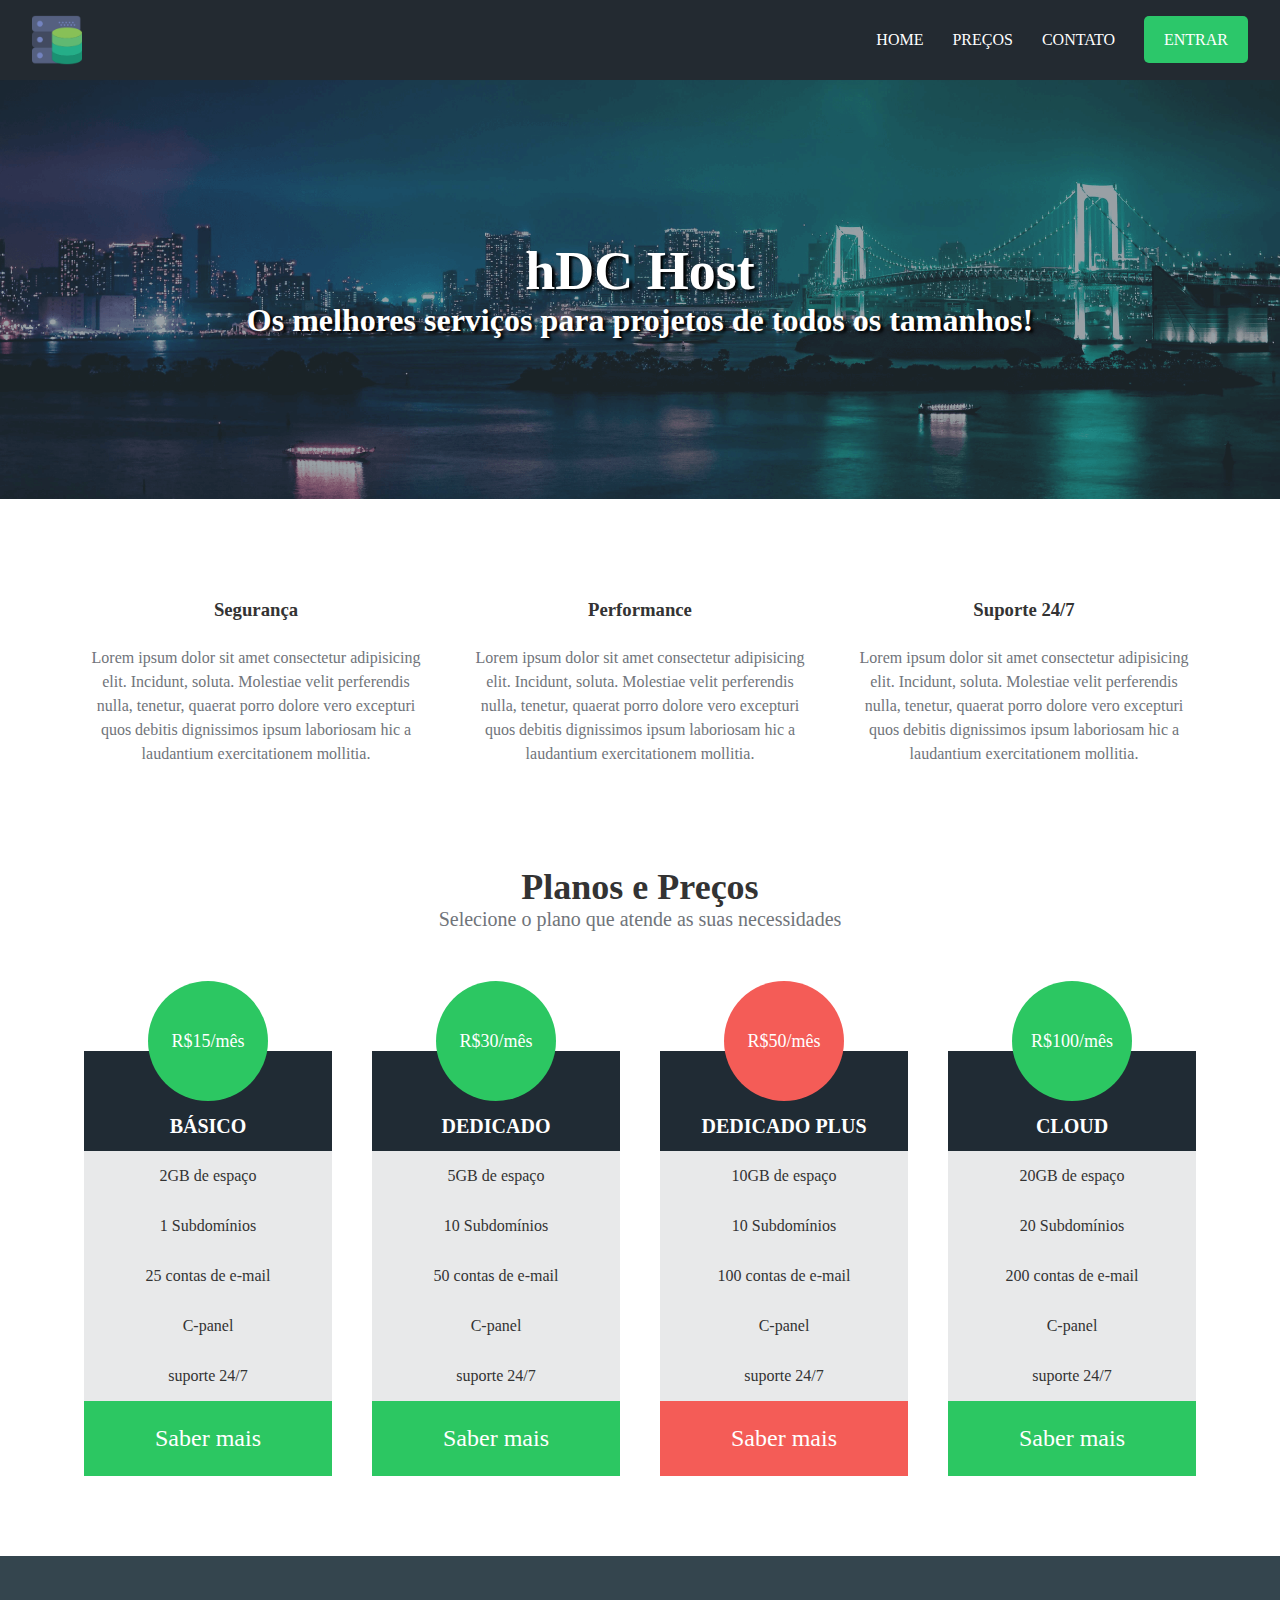
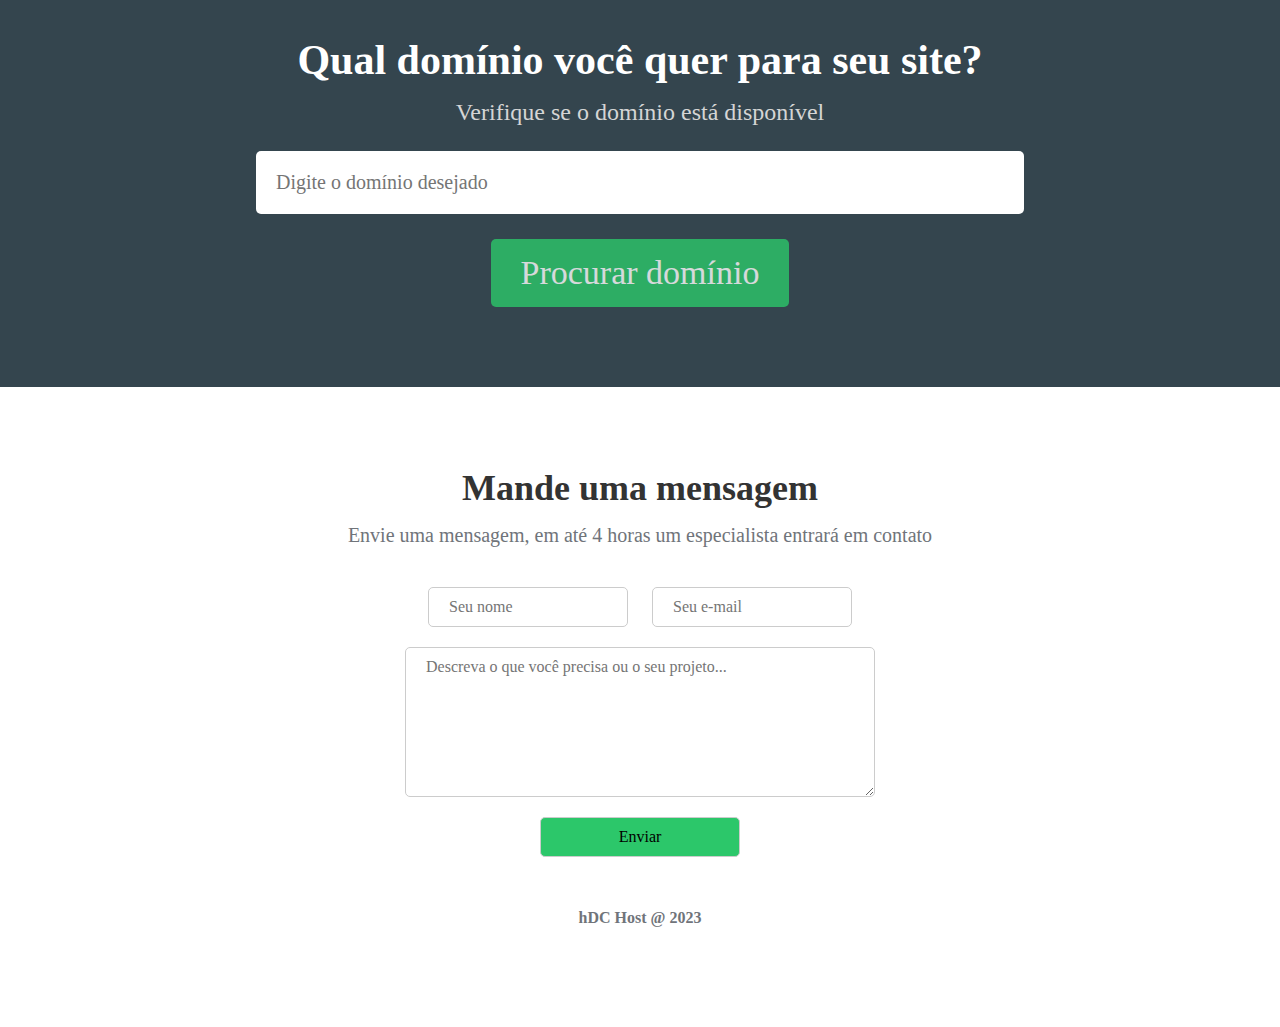
<file: 8_HDC_HOST/index.html>
<!DOCTYPE html>
<html lang="en">
  <head>
    <meta charset="UTF-8" />
    <meta name="viewport" content="width=device-width, initial-scale=1.0" />
    <title>hDC Host</title>
    <!-- icons- biblioteca de icones -->
    <link
      rel="stylesheet"
      href="https://cdnjs.cloudflare.com/ajax/libs/font-awesome/6.4.2/css/all.min.css"
      integrity="sha512-z3gLpd7yknf1YoNbCzqRKc4qyor8gaKU1qmn+CShxbuBusANI9QpRohGBreCFkKxLhei6S9CQXFEbbKuqLg0DA=="
      crossorigin="anonymous"
      referrerpolicy="no-referrer"
    />
    <!-- styles -->
    <link rel="stylesheet" href="css/styles.css" />
  </head>
  <body>
    <div class="container">
      <div class="navbar-container">
        <!--  
                      O HTML semântico tem como objetivo descrever o significado do conteúdo 
                      presente em documentos HTML, tornando-o mais claro tanto para programadores
                      quanto para browsers e outras engines que processam essa informação. nav é uma tag semantica
                    -->
        <nav>
          <a href="#"
            ><img class="logo" src="img/hdchostlogo.png" alt="hDc Host"
          /></a>
          <ul class="navbar-items">
            <li><a href="#">Home</a></li>
            <li><a href="#">Preços</a></li>
            <li><a href="#">Contato</a></li>
            <li><a href="#" class="default-btn">Entrar</a></li>
          </ul>
        </nav>
      </div>
    </div>
    <main>
      <div class="main-banner">
        <h1>hDC Host</h1>
        <p>Os melhores serviços para projetos de todos os tamanhos!</p>
      </div>
      <section class="services-container">
        <ul>
          <li>
            <i class="fas fa-shield-alt"></i>
            <h3>Segurança</h3>
            <p>
              Lorem ipsum dolor sit amet consectetur adipisicing elit. Incidunt,
              soluta. Molestiae velit perferendis nulla, tenetur, quaerat porro
              dolore vero excepturi quos debitis dignissimos ipsum laboriosam
              hic a laudantium exercitationem mollitia.
            </p>
          </li>
          <li>
            <i class="fas fa-rocket"></i>
            <h3>Performance</h3>
            <p>
              Lorem ipsum dolor sit amet consectetur adipisicing elit. Incidunt,
              soluta. Molestiae velit perferendis nulla, tenetur, quaerat porro
              dolore vero excepturi quos debitis dignissimos ipsum laboriosam
              hic a laudantium exercitationem mollitia.
            </p>
          </li>
          <li>
            <i class="fas fa-comments"></i>
            <h3>Suporte 24/7</h3>
            <p>
              Lorem ipsum dolor sit amet consectetur adipisicing elit. Incidunt,
              soluta. Molestiae velit perferendis nulla, tenetur, quaerat porro
              dolore vero excepturi quos debitis dignissimos ipsum laboriosam
              hic a laudantium exercitationem mollitia.
            </p>
          </li>
        </ul>
      </section>
      <section class="pricing-container">
        <h2>Planos e Preços</h2>
        <p>Selecione o plano que atende as suas necessidades</p>
        <div class="plans-container">
          <div class="plan">
            <ul>
              <li class="price">R$15/mês</li>
              <li class="plan-name">Básico</li>
              <li>2GB de espaço</li>
              <li>1 Subdomínios</li>
              <li>25 contas de e-mail</li>
              <li>C-panel</li>
              <li>suporte 24/7</li>
              <li class="plan-btn">Saber mais</li>
            </ul>
          </div>
          <div class="plan">
            <ul>
              <li class="price">R$30/mês</li>
              <li class="plan-name">Dedicado</li>
              <li>5GB de espaço</li>
              <li>10 Subdomínios</li>
              <li>50 contas de e-mail</li>
              <li>C-panel</li>
              <li>suporte 24/7</li>
              <li class="plan-btn">Saber mais</li>
            </ul>
          </div>
          <div class="plan">
            <ul>
              <li class="price recommended">R$50/mês</li>
              <li class="plan-name">Dedicado Plus</li>
              <li>10GB de espaço</li>
              <li>10 Subdomínios</li>
              <li>100 contas de e-mail</li>
              <li>C-panel</li>
              <li>suporte 24/7</li>
              <li class="plan-btn recommended">Saber mais</li>
            </ul>
          </div>
          <div class="plan">
            <ul>
              <li class="price">R$100/mês</li>
              <li class="plan-name">Cloud</li>
              <li>20GB de espaço</li>
              <li>20 Subdomínios</li>
              <li>200 contas de e-mail</li>
              <li>C-panel</li>
              <li>suporte 24/7</li>
              <li class="plan-btn">Saber mais</li>
            </ul>
          </div>
        </div>
      </section>
      <section class="search-domain-container">
        <h2>Qual domínio você quer para seu site?</h2>
        <p>Verifique se o domínio está disponível</p>
        <form>
          <input
            type="text"
            name="domain"
            id="domain"
            placeholder="Digite o domínio desejado"
          />
          <input type="submit" value="Procurar domínio" />
        </form>
      </section>
      <section class="contact-container">
        <h2>Mande uma mensagem</h2>
        <p>
          Envie uma mensagem, em até 4 horas um especialista entrará em contato
        </p>
        <form>
          <input type="text" name="name" id="name" placeholder="Seu nome" />
          <input
            type="email"
            name="email"
            id="email"
            placeholder="Seu e-mail"
          />
          <textarea
            name="message"
            id="message"
            placeholder="Descreva o que você precisa ou o seu projeto..."
          ></textarea>
          <input type="submit" value="Enviar"/>
        </form>
      </section>
    </main>
    <footer>
        <p>hDC Host @ 2023</p>
    </footer>
  </body>
</html>
</file>
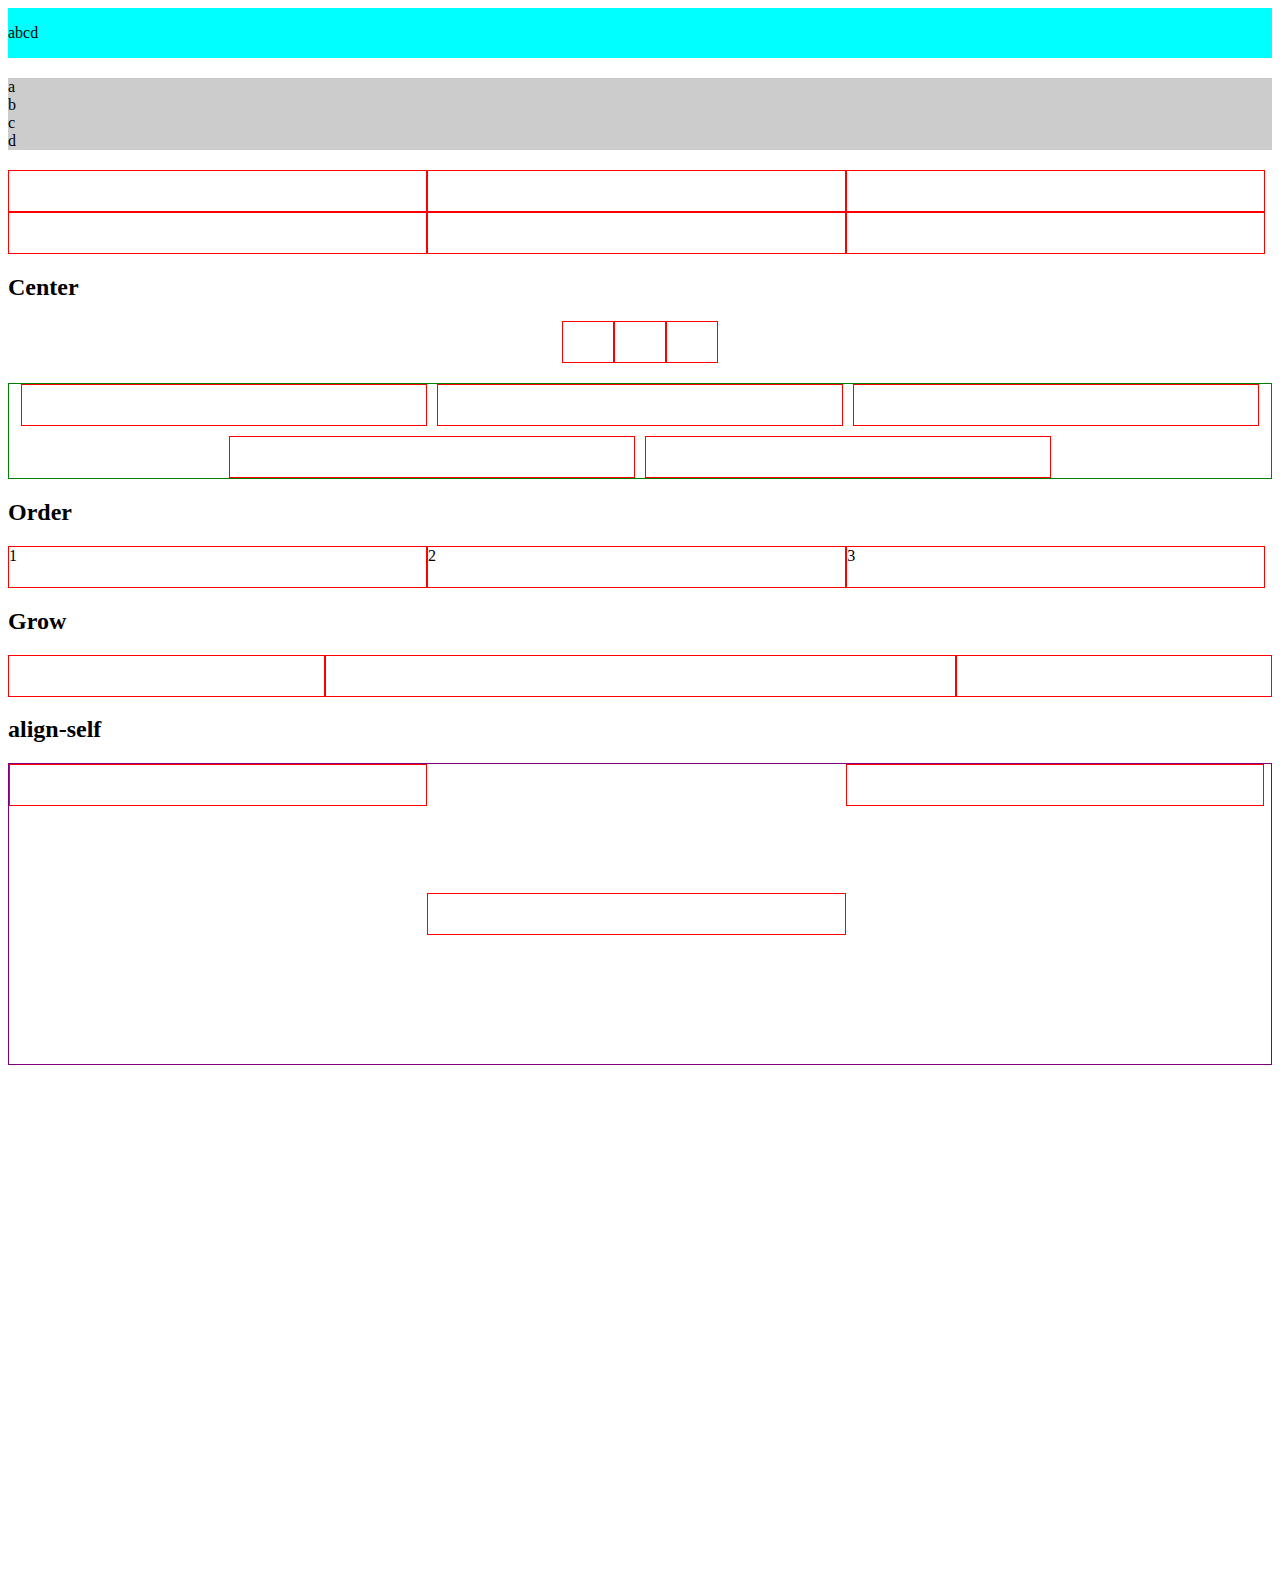
<file: 9_FLEXBOX/index.html>
<!DOCTYPE html>
<html lang="en">
<head>
    <meta charset="UTF-8">
    <meta name="viewport" content="width=device-width, initial-scale=1.0">
    <title>Flexbox</title>
    <link rel="stylesheet" href="css/styles.css">
</head>
<body>
    <!-- flex -->
    <div class="flex">
        <p>a</p>
        <p>b</p>
        <p>c</p>
        <p>d</p>
    </div>
    <!-- column -->
    <div class="flex-column">
        <span>a</span>
        <span>b</span>
        <span>c</span>
        <span>d</span>
    </div>

    <!-- wrap -->
    <div class="wrap">
        <div class="box"></div>
        <div class="box"></div>
        <div class="box"></div>
        <div class="box"></div>
        <div class="box"></div>
        <div class="box"></div>
    </div>

    <!-- justify content -->
    <h2>Center</h2>
    <div class="center">
        <div class="box"></div>
        <div class="box"></div>
        <div class="box"></div>
    </div>

    <!-- gap -->

    <div class="gap">
        <div class="box"></div>
        <div class="box"></div>
        <div class="box"></div>
        <div class="box"></div>
        <div class="box"></div>
    </div>
    </div>

    <!-- order -->
    <h2>Order</h2>
    <div class="order">
        <div class="box" id="three">3</div>
        <div class="box" id="one">1</div>
        <div class="box" id="two">2</div>
    </div>

     <!-- grow -->
     <h2>Grow</h2>
     <div class="grow">
         <div class="box" ></div>
         <div class="box big" ></div>
         <div class="box" ></div>
     </div>

     
     <!-- align-self -->
     <h2> align-self</h2>
     <div class="align-self">
         <div class="box" ></div>
         <div class="box self" ></div>
         <div class="box" ></div>
     </div>
</body>
</html>
</file>
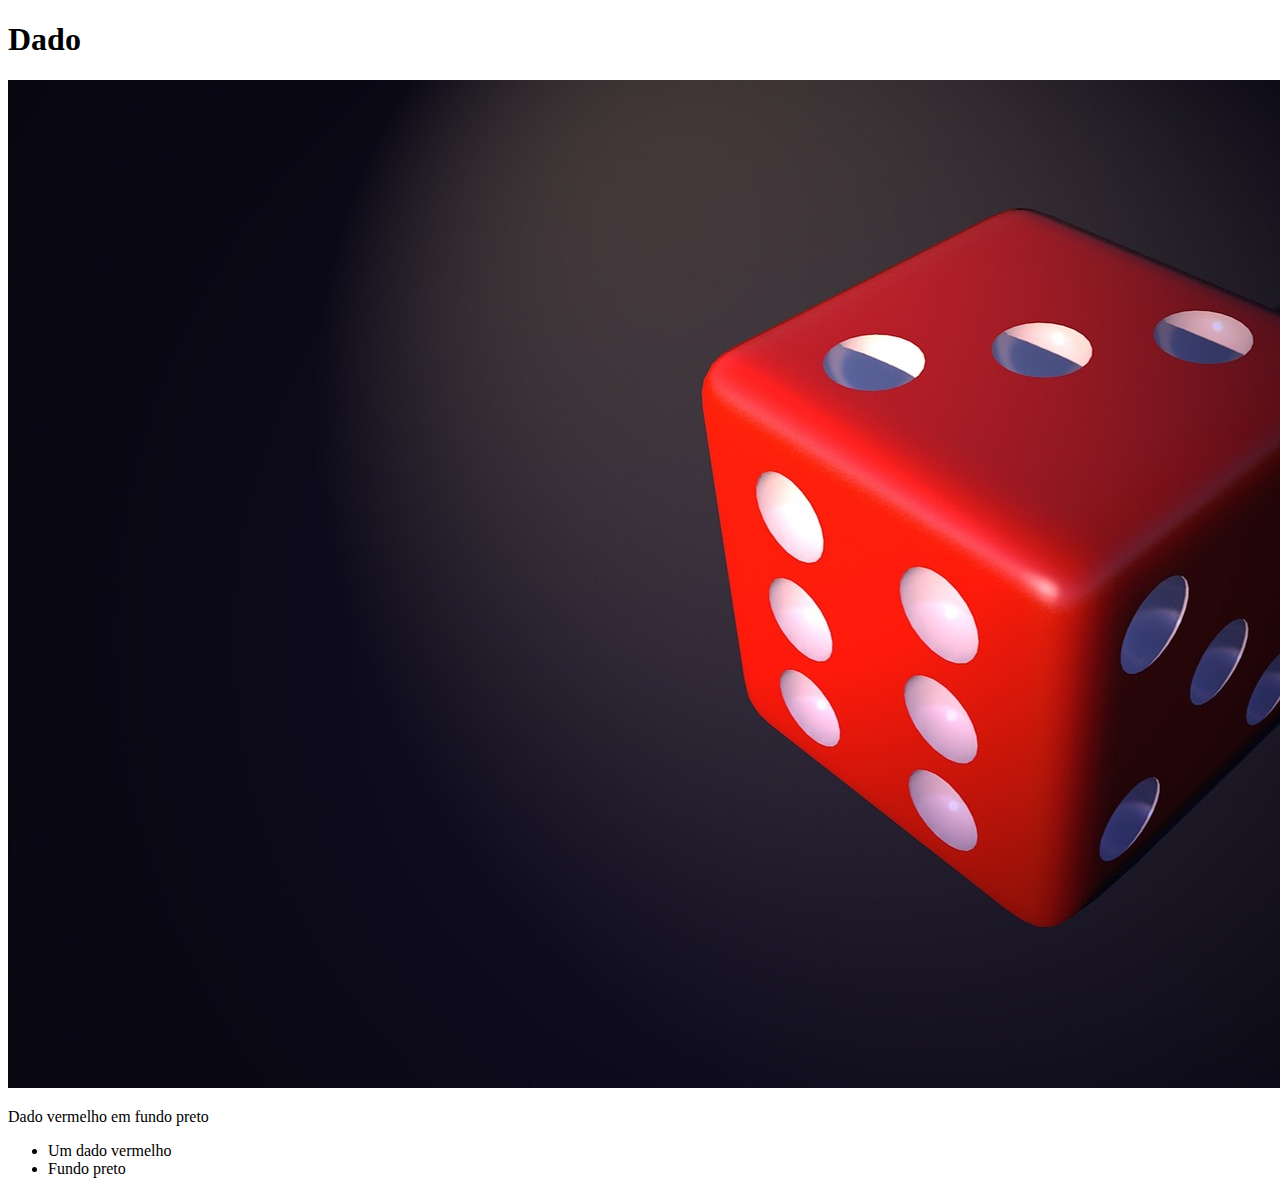
<file: 2_HTML/Desafio1.html>
<!DOCTYPE html>
<head>
    <meta charset="UTF-8">
    <meta name="viewport" content="width=device-width, initial-scale=1.0">
    <title>Desafio 1</title>
</head>
<body>
    <h1>Dado</h1>
    <img src="img/5.jpg" alt="Dado vermelho">
    <p>Dado vermelho em fundo preto</p>

    <ul>
        <li>Um dado vermelho</li>
        <li>Fundo preto</li>
    </ul>
</body>
</html>
</file>
<file: 10_CLONE_HOME_INSTA/css/styles.css>
/* General */
* {
    margin: 0;
    padding: 0;
    box-sizing: border-box;
    font-family: Helvetica;
}

body {
    background-color: #fafafa;
}

#main-container {
    display: flex;
    margin-top: 30px;
}

#form-container, #bannner-container {
    flex: 1 1 0;
    width: 50%;
}

#bannner-container {
    text-align: right;
}

#bannner-container img {
    width: 100%;
    margin-right: 15px;
    margin-top: 25px;
    max-width: 380px;
}

#form-container {
    text-align: center;
}

/* Login form */
#form-box {
    background-color: #fff;
    border: 1px solid #dbdbdb;
    width: 350px;
    margin-top: 30px;
}

#logo-insta {
    width: 175px;
    height: 51px;
    margin: 30px auto 12px;
}

#login-form {
    margin-top: 20px;
}

#login-form input {
    display: block;
    font-size: 12px;
    padding: 12px 9px;
    background-color: #fafafa;
    border: 1px solid #dbdbdb;
    border-radius: 3px;
    width: 258px;
    margin: 5px auto;
}

#login-form input[type="submit"] {
    background-color: #b2dffc;
    color: #fff;
    margin-top: 5px;
    border-radius: 5px;
    height: 30px;
    font-size: 13px;
    padding: 0;
    font-weight: bold;
}

/* Separador */

.separator {
    position: relative;
}

.line {
    border-top: 1px solid #dbdbdb;
    width: 268px;
    margin: 25px auto 35px;
}

.separator span {
    position: absolute;
    text-transform: uppercase;
    color: #bbb;
    background-color: #fff;
    top: -6px;
    width: 50px;
    margin-left: -25px;
    font-size: 14px;
}

/* Login facebook */
#facebook-login {
    margin-bottom: 25px;
}

#facebook-login a {
    text-decoration: none;
    color: #385185;
    display: flex;
    align-items: center;
    justify-content: center;
}

#facebook-login img {
    width: 16px;
    height: 16px;
    margin-right: 8px;
}

#facebook-login span {
    font-weight: bold;
    font-size: 13px;
    margin-top: 1px;
}

/* Forgot password */
#forgot-pass {
    margin-bottom: 20px;
    font-size: 12px;
}

#forgot-pass a {
    text-decoration: none;
    color: #373799;

}

/* Register */
#register-container {
    background-color: #fff;
    border: 1px solid #dbdbdb;
    width: 350px;
    margin-top: 10px;
    padding: 25px;
}

#register-container p {
    font-size: 14px;
    color: #262626;
}

#register-container a {
    font-weight: bold;
    text-decoration: none;
    color: #4a95f6;
}

/* Get app */
#get-app-container {
    text-align: center;
    width: 350px;
}

#get-app-container p {
    margin: 20px 0;
    font-size: 13px;
}

#get-app-container a {
    text-decoration: none;
}


#get-app-container img {
    width: 136px;
    height: 40px;
}

/* Footer */

footer {
    text-align: left;
    width: 1000px;
    margin: 50px auto;
    display: flex;
    flex-direction: column;
    justify-content: center;
    align-items: center;
}

footer #footer-links {
    display: flex;
    list-style: none;
}

footer #footer-links li {
    margin-right: 10px;
}

#footer-links a, #copyright {
    text-decoration: none;
    color: #8e8e8e;
    font-size: 12px;
}

#copyright {
    margin-top: 10px;
}

/* Responsividade */

@media (max-width:450px) {
    body {
        background-color: #fff;

    }

    #bannner-container {
        display: none;
    }

    #main-container,
    #form-box {
        margin-top: 0;
    }

    #form-container,
    #form-box,
    #register-container,
    #get-app-container {
        width: 100%;
        border: none;
    }

    footer {
        width: 90%;
    }

    #footer-links {
        flex-wrap: wrap;
        justify-content: center;
        margin-bottom: 10px;

    }
}
</file>
<file: 3_CSS/css/styles.css>
/*External*/

body {
    padding-bottom: 500px;
}
h3{
    color: darkgreen;
}

/* classes */
.paragraph {
    background-color: black;
    color: aqua;
    padding: 5px;

}

/* ids */
#exclusive-title{
    background-color: purple;
    color: yellow;
    padding: 10px;
}

.bg-image{
    background-image: url("../img/20.jpg");
    padding: 10px;
    color:#fff;
}

/* Centralizando bg image */
.not-centered-bg, 
.centered-bg{
height: 400px;
width: 400px;
background-image: url("../img/19.jpg");
}

.centered-bg{
    background-position: center;
    background-size: cover;
}

/* Padding */
.without-padding,
.padding{
    background-color: #111;
    color: #fff;
}

.padding{
    padding: 20px;
}

/* padding com width */
.without-border-box{
    background-color: #444;
    color: #fff;
    width: 400px;
    padding: 50px;
}

.border-box{
    background-color: brown;
    color: #fff;
    width: 400px;
    padding: 50px;
    box-sizing: border-box;
}

#desafio-3{
    background-color: crimson;
    color: #111;
    width: 400px;
    height: 400px;
    box-sizing: border-box;
    padding: 10px;
    border: 10px solid #111;
    margin-top: 10px;
    outline: 10px solid #111;
}

/* Fontes */

.serif{
    font-family: Georgia;
}

.sans-serif{
    font-family: Helvetica;
}

.monospace{
    font-family: Courier New;
}

.cursive{
    font-family: cursive;
}

.fantasy{
    font-family: fantasy;
}

/* display */

.inline-box{
    width: 50px;
    height: 50px;
    background-color: aquamarine;
    margin: 10px;
    display: inline-block;
}

.block{
    background-color: azure;
    display: block;
    margin: 10px;
}

/* positions */

.static{
    position: static;
    background-color: antiquewhite;
    color: #111;
    width: 100px;
    height: 100px;
}

.relative{
    position: relative;
    background-color: #444;
    color: #111;
    width: 100px;
    height: 100px;
    left: 30px;
    top: 30px;
}

.absolute{
    position: absolute;
    background-color: burlywood;
    color: #111;
    width: 100px;
    height: 100px;
  
}

.relative-container{
    width: 300px;
    height: 300px;
    border: 1px solid red;
    margin-top: 120px;
    position: relative;
}

.absolute-1,
.absolute-2{
    width: 50px;
    height: 50px;
    background-color: aqua;
    position: absolute;

}

.absolute-1{
    top: 10px;
    left: 10px;
}

.absolute-2{
    bottom: 10px;
    right: 10px;
}

/* fixed */
.fixed{
    width: 100px;
    height: 100px;
    background-color: #851;
    border: 1px solid blue;
    position: fixed;
    top: 50px;
    right: 100px;
}

.stick{
    width: 100px;
    height: 100px;
    background-color: #994;
    border: 1px solid green;
    position: sticky;
    top: 5px;
   
}
</file>
<file: 3_CSS/css/titles.css>
h4{
    color: blueviolet;
}
</file>
<file: 4_TRIBUTO/css/styles.css>
html{
    font-family: Heveltica;
    background-color: #ffcbdb;

}

.container{
    max-width: 1100px;
    background-color: #fff;
    position: relative;
    margin: 50px auto;
    padding: 20px 50px;
}

.bold{
    font-weight: bold;
}

/* header */
.header{
    text-align: center;
}

.main-title{
    font-size: 40px;
    color: #ff6f9c;
}

.main-paragraph{
    font-style: italic;
}

/* imagem destaque */
.featured-image{
    text-align: center;
    margin-top: 30px;
}

/* biografia */
.biography-container{
    padding: 25px 0;
    margin: 25px 0;
    border-top: 1px dashed #ddd;
    border-bottom: 1px dashed #ddd;
}

/* Citações */
.quotes-container{
    background-color: #ffcbdb;
    padding: 30px;
}

.quotes-container blockquote{
    font-weight: bold;
    font-size: 30px;
}

.quotes-container p{
  font-style: italic;
}

/* curiosidades */
.curiosities-container{
    padding: 25px 0;
    margin: 25px 0;
    border-top: 1px dashed #ddd;
    border-bottom: 1px dashed #ddd;
}

.curiosities-container li{
    height: 30px;
}

.img-bold {
    font-weight: bold;
    text-align: center;
}

figure img{
    width: 300px;
}
</file>
<file: 5-FORM/css/styles.css>
body{
    padding-bottom: 500px;
}

div{
    margin-bottom: 10px;
}
div input, div label {
    display: block;
}

.radio label,
.radio input,
.radio span{
    display: inline-block;
}
</file>
<file: 7-RESPONSIVIDADE/css/styles.css>
/* media query */
h1 {color: red;}
/* a regra aqui vai se aplicar para telas menores que 500px */
@media  screen and (max-width: 500px) {
    h1 {color: blue;}
}



/* min-width */
p{
    background-color: red;
    color: black;
}
/* a regra aqui vai se aplicar para telas maiores que 800px */
@media screen and (min-width: 800px){
    p{
        background-color: #789;
        color: red;
    }
}

/* Landscape */
h3{
    display: none;
}
/* regra aplica para "tela virada, modo paisagem" */
@media screen and (orientation: landscape){
    h3{
        display: block;
    }
}
</file>
<file: 8_HDC_HOST/css/styles.css>
/* Geral */
* {
    margin: 0;
    padding: 0;
    font-family: Heveltica;
    box-sizing: border-box;
}

h1,
h2,
h3 {
    color: #333;
}

p {
    color: #70747a;
}

/* Navbar */

.navbar-container {
    width: 100%;
    height: 80px;
    background-color: #232a31;
    padding: 0 2rem;
}

nav {
    position: relative;
}

.logo {
    width: 50px;
    margin-top: 15px;
}

.navbar-items {
    position: absolute;
    right: 0;
    height: 80px;
    line-height: 80px;
    margin: 0;
    display: inline-block;
}

.navbar-items li {
    display: inline-block;
    text-transform: uppercase;
    margin-left: 25px;
}

.navbar-items a {
    color: #fff;
    /* tira o underline do link */
    text-decoration: none;
    transition: 0.5s;
}

.navbar-items a:hover {
    color: #ccc;
}

.default-btn {
    padding: 15px 20px;
    background-color: #2cc76a;
    border-radius: 5px;
}

.navbar-items .default-btn:hover {
    background-color: #22bb5f;
    color: #fff;
}

.main-banner {
    background-image: url("../img/mainbanner.png");
    padding: 10rem 0;
    background-size: cover;
    background-position: center;
}

.main-banner h1,
.main-banner p {
    color: #fff;
    text-align: center;
    /* negrito */
    font-weight: bold;
    text-shadow: #000 3px 2px 3px;
}

.main-banner p {
    font-size: 32px;
}

.main-banner h1 {
    font-size: 54px;
}

/* services */
.services-container {
    padding: 5rem 0;
}

.services-container ul {
    display: flex;
    width: 90%;
    /* centraliza horizontalmente */
    margin: 0 auto;
}

.services-container li {
    /* primeiro parametro grow : define a forma como o elemento vai crescer quando a página aumentar */
    /* segundo parametro shrink : define a forma como o elemento vai diminuir  */
    /* terceiro parametro basis : passando largura base*/
    flex: 1 1 200px;
    list-style: none;
    text-align: center;
    padding: 20px;
}

.fas {
    font-size: 60px;
    margin-bottom: 15px;
}

.fa-shield-alt {
    color: #2cc76a;
}

.fa-rocket {
    color: #ef3f29;
}

.fa-comments {
    color: #ef8f29;
}

.services-container h3 {
    margin-bottom: 25px;
}

.services-container p {
    line-height: 24px;
}

/* prices and plans */
.pricing-container {
    padding-bottom: 5rem;
    text-align: center;
}

.pricing-container h2 {
    font-size: 36px;
}

.pricing-container p {
    font-size: 20px;
}

.plans-container {
    display: flex;
    justify-content: space-between;
    width: 90%;
    margin: 50px auto 0;
}

.plan {
    flex: 1;
    max-width: 275px;
    margin: 0 20px;
}

.plan ul {
    padding: 0;
}

.plan li {
    list-style: none;
    height: 50px;
    line-height: 50px;
    background-color: #e8e9ea;
    color: #333;

}

.plan .price {
    width: 120px;
    height: 120px;
    border-radius: 50%;
    background-color: #2cc762;
    color: #fff;
    text-align: center;
    line-height: 120px;
    margin: 0 auto -50px;
    font-size: 18px;
    position: relative;
}

.plan .plan-name {
    text-transform: uppercase;
    font-size: 20px;
    font-weight: bold;
    color: #fff;
    background-color: #202b34;
    padding: 50px 0;
}

.plan .plan-btn {
    background-color: #2cc762;
    color: #fff;
    font-size: 24px;
    height: 75px;
    line-height: 75px;
    cursor: pointer;
}

.plan .recommended {
    background-color: #f45c57;
}

/* Search domain */

.search-domain-container {
    background-color: #34454e;
    text-align: center;
    padding: 5rem 0;
}

.search-domain-container h2 {
    color: #fff;
    font-size: 42px;
    margin-bottom: 15px;
}

.search-domain-container p {
    color: #d5d5d5;
    font-size: 24px;
    margin-bottom: 25px;
}

.search-domain-container input {
    display: block;
    border: none;
    border-radius: 5px;
    margin: 0 auto;
}

.search-domain-container input[type="text"] {
    width: 60%;
    padding: 20px;
    font-size: 20px;
    margin-bottom: 25px;
}

.search-domain-container input[type="submit"] {
    background-color: #2cc76a;
    padding: 15px 30px;
    color: #fff;
    font-size: 34px;
    cursor: pointer;
    opacity: 0.8;
}

.search-domain-container input[type="submit"]:hover {
    opacity: 1;
}

/* contact form */
.contact-container {
    text-align: center;
    padding: 5rem 0 2rem 0;
}

.contact-container h2 {
    font-size: 36px;
    margin-bottom: 15px;
}

.contact-container p {
    font-size: 20px;
    margin-bottom: 40px;
}

.contact-container input, .contact-container textarea {
    width: 200px;
    padding: 10px 20px;
    font-size: 16px;
    border-radius: 5px;
    border: 1px solid #ccc;
    margin: 0 10px 20px;
}

.contact-container textarea {
    display: block;
    margin: 0 auto 20px;
    width: 470px;
    height: 150px;
}

.contact-container input[type="submit"] {
    display: block;
    margin: 0 auto;
    background-color: #2cc76a;
    cursor: pointer;
}

/* footer */

footer {
    text-align: center;
    font-weight: bold;
    margin: 20px 0 100px;
}

/* responsiveness */
/* small laptops a partir de 1100px */
@media (max-width: 1100px) {
    .plans-container {
        width: 95%;
    }

    .plan {
        margin: 0 5px;
    }
}

/* tablet 900px */
@media (max-width: 900px) {
    .main-banner p {
        padding: 0 6rem;
    }

    .search-domain-container {
        padding: 2rem 4rem;
    }
}

/* celular 576 */
@media (max-width: 576px) {
    html, body {
        overflow-x: hidden;
    }

    .main-banner p {
        padding: 0 2rem;
    }

    .navbar-items li {
        font-size: 12px;
        margin-left: 10px;
    }

    .services-container ul {
        flex-direction: column;
    }

    .plans-container {
        flex-direction: column;
        width: 100%;
        padding: 0 2rem;
    }

    .plan {
        width: 100%;
        max-width: 100%;
        margin-bottom: 15px;
    }

    .search-domain-container h2 {
        font-size: 28px;
    }

    .search-domain-container input[type="text"] {
        width: 100%;
    }

    .contact-container {
        padding: 3rem 3rem;
    }

    .contact-container input, .contact-container textarea {
        width: 100%;
        margin: 10px 0;
    }

}
</file>
<file: 9_FLEXBOX/css/styles.css>
body {
    padding-bottom: 500px;
}

.flex {
    background-color: aqua;
    display: flex;
    margin-bottom: 20px;
}

/* flex column */

.flex-column {
    display: flex;
    flex-direction: column;
    background-color: #ccc;
    margin-bottom: 20px;
}

.wrap {
    display: flex;
    margin-bottom: 20px;
    flex-wrap: wrap;
}

.box {
    height: 40px;
    width: 33%;
    border: 1px solid red;
}

/* justify content */
.center {
    display: flex;
    margin-bottom: 20px;
    justify-content: center;

}

.center .box {
    width: 50px;
}

/* gap */
.gap {
    display: flex;
    flex-wrap: wrap;
    justify-content: center;
    border: 1px solid green;
    gap: 10px;
}

.gap .box {
    width: 32%;
}

/* order */
.order {
    display: flex;
}

#one {
    order: 1;
}

#two {
    order: 2;
}

#three {
    order: 3;
}

/* grow */

.grow {
    display: flex;
}

.grow .box {
    flex: 1;
}

.grow .big {
    flex-grow: 2;
}

/* align-self */

.align-self {
    display: flex;
    height: 300px;
    border: 1px solid purple;
    align-items: flex-start;
}

.align-self .self {
    align-self: center;
}
</file>
<file: 6-FORM_PROJECT/css/styles.css>
/* reset */
*{
    margin: 0;
    padding: 0;
    font-family: Arial, Helvetica, sans-serif;
}

body{
    background-color:#f0ebf8 ;
}

h1, h2, h3, h4, h5, h6 {
    color: #333;
}

p,label{color: #444;}

input{
    border: none;
    border-bottom: 1px solid #ccc;
    padding: 10px 0;
   
}

input[type="text"],
input[type="number"], 
input[type="date"], 
input[type="file"],
textarea{
    width: 400px;
}

textarea {
    padding: 10px 5px;
}

/* page header */

.header{
    height: 160px;
    padding: 20px;
    background-color: #673ab7;
}


.header h3 {
    color: #fff;
    margin-top: 0;
}

/* form container */

.form-container{
    background-color: #fdfdfd;
    width: 60%;
    margin: 0 auto;
    position: relative;
    top: -62px;
}

/* form header */
.form-header{
   border-bottom: 1px solid #dfdfdf; 
   height: 45px;
}

.form-header p{
    color: #673ab7;
    border-bottom: 2px solid #673ab7;
    width: 100px;
    text-align: center;
    margin: 0 auto; /*alinha no centro horizontalmente*/
    text-transform: uppercase; /*tranforma para caixa alta*/
    height: 45px;
    line-height: 45px;
}

/* form body */
.form-body{
    padding: 30px;
}

.form-body P{
    margin-bottom: 20PX;
}

.form-title{
    margin-bottom: 15px;
}

.required-field{
    color: #d80835;
}

.box-input{
    margin-bottom: 35px;
}

.box-input p{
    margin-bottom: 15px;
}

.block{
 display: block;   
}

.optional-box{
    display: inline-block;
    margin:0 30px 30px 0;
}

.optional-list li{
    list-style: none;
    margin-bottom: 5px;
}

.btn-submit{
   background-color: #673ab7; 
   color: #fff;
   border: 2px solid transparent;
   width: 150px;
   height: 50px;
   cursor: pointer;
   text-transform: uppercase;
   transition: 0.5s;
}

.btn-submit:hover{
    background-color: #fff;
    border-color: #673ab7;
    color: #673ab7;
}
</file>
